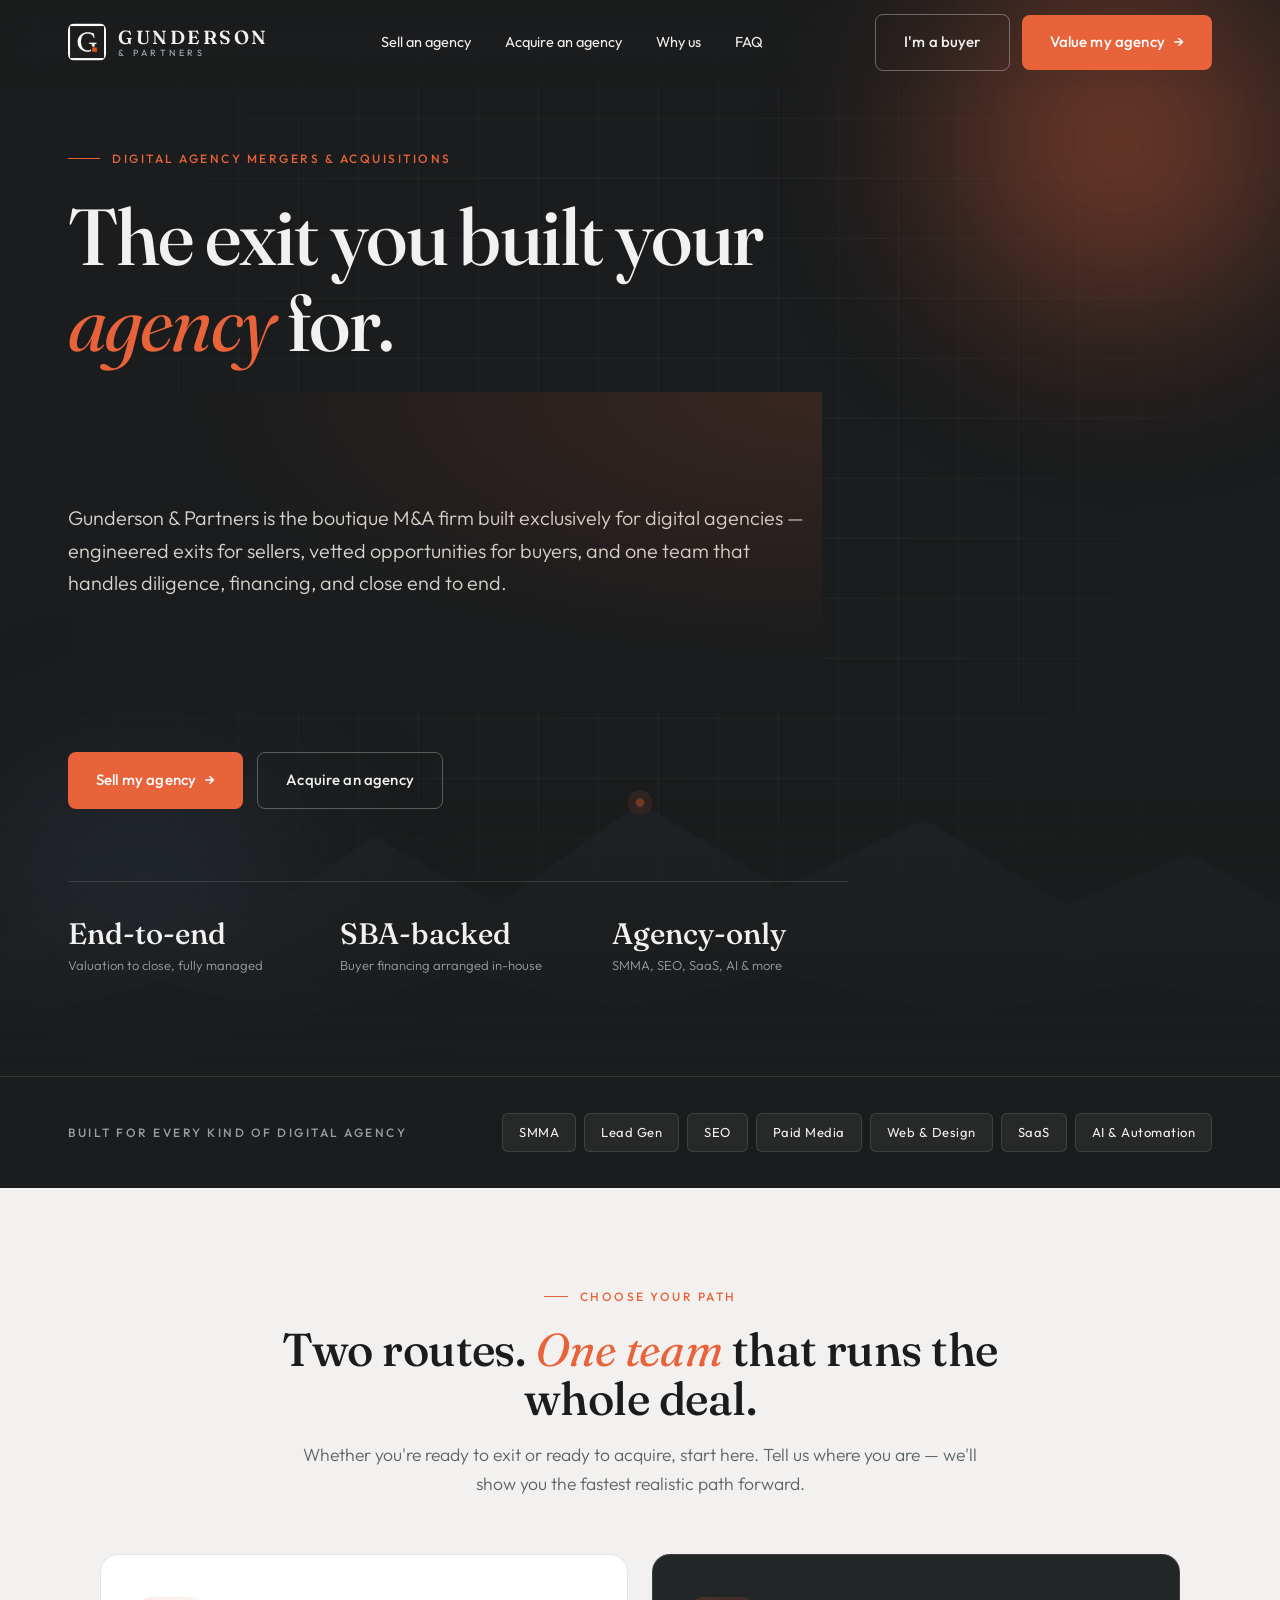
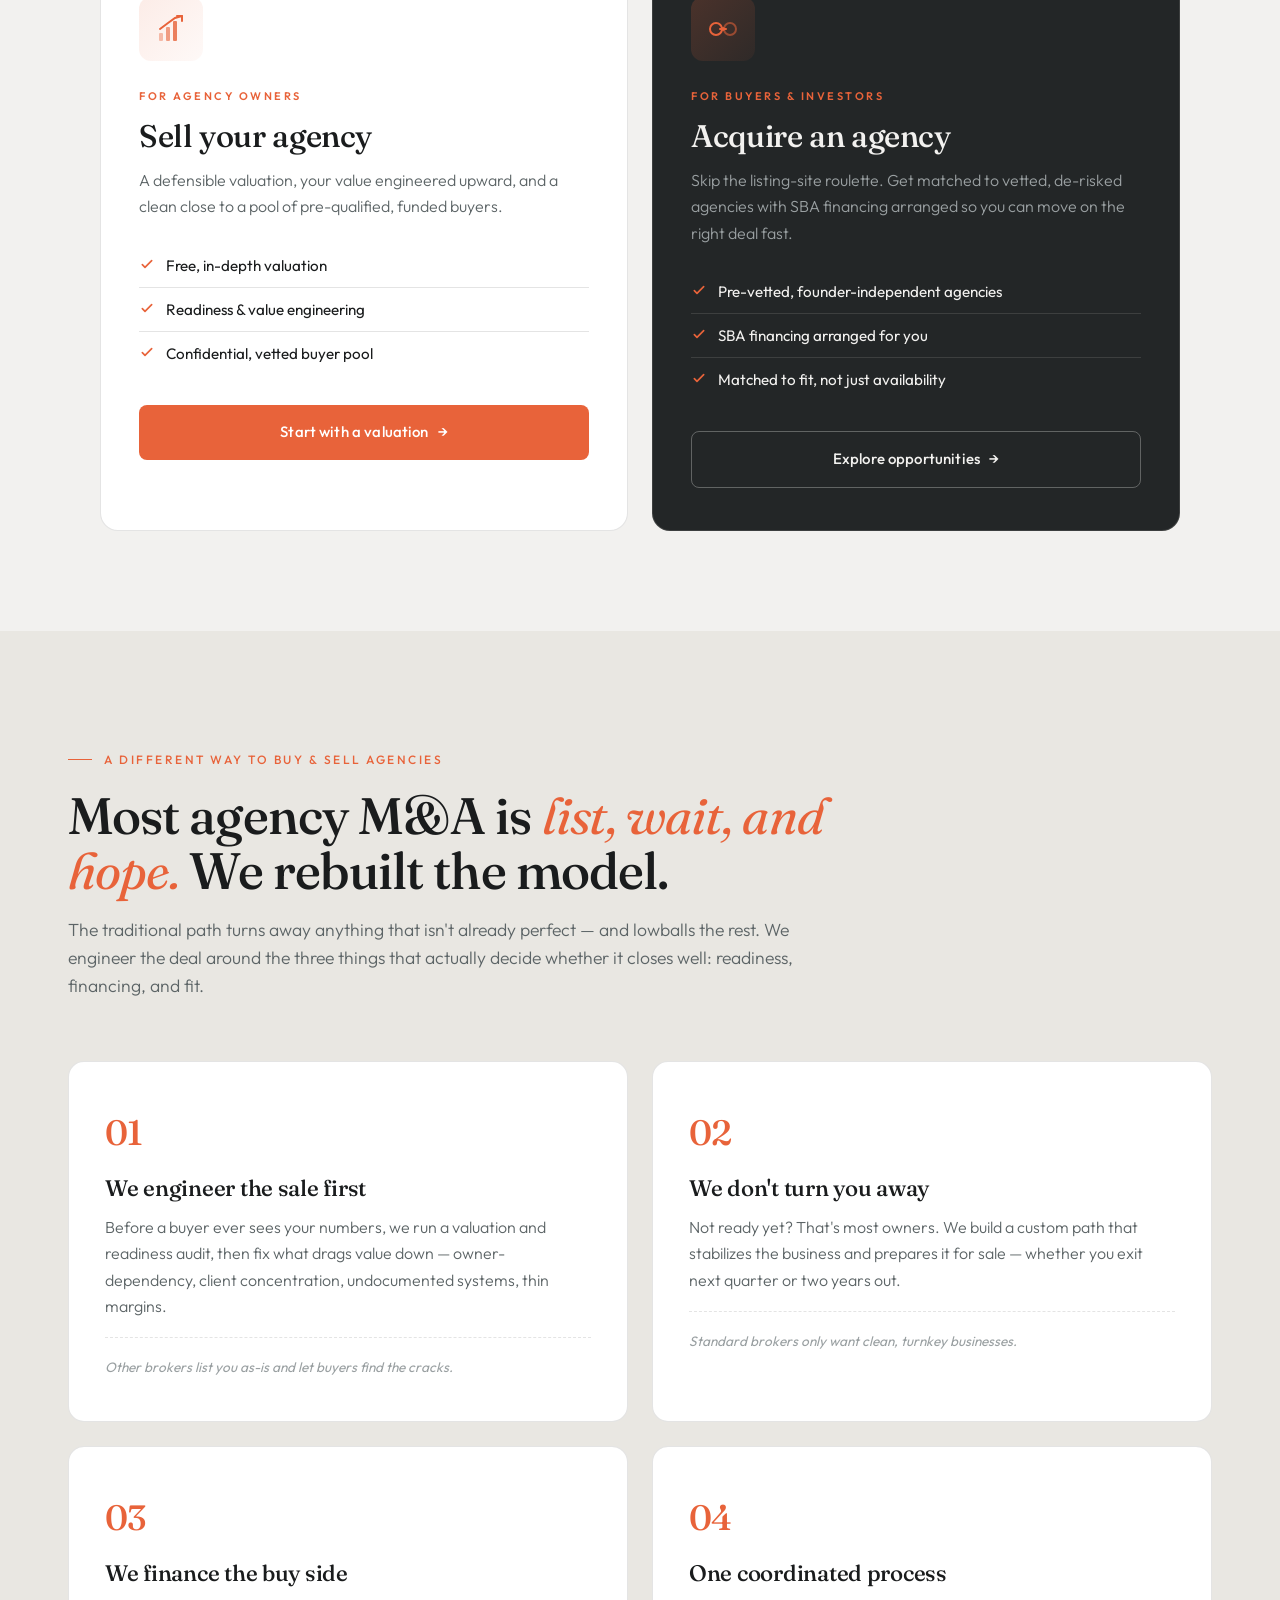
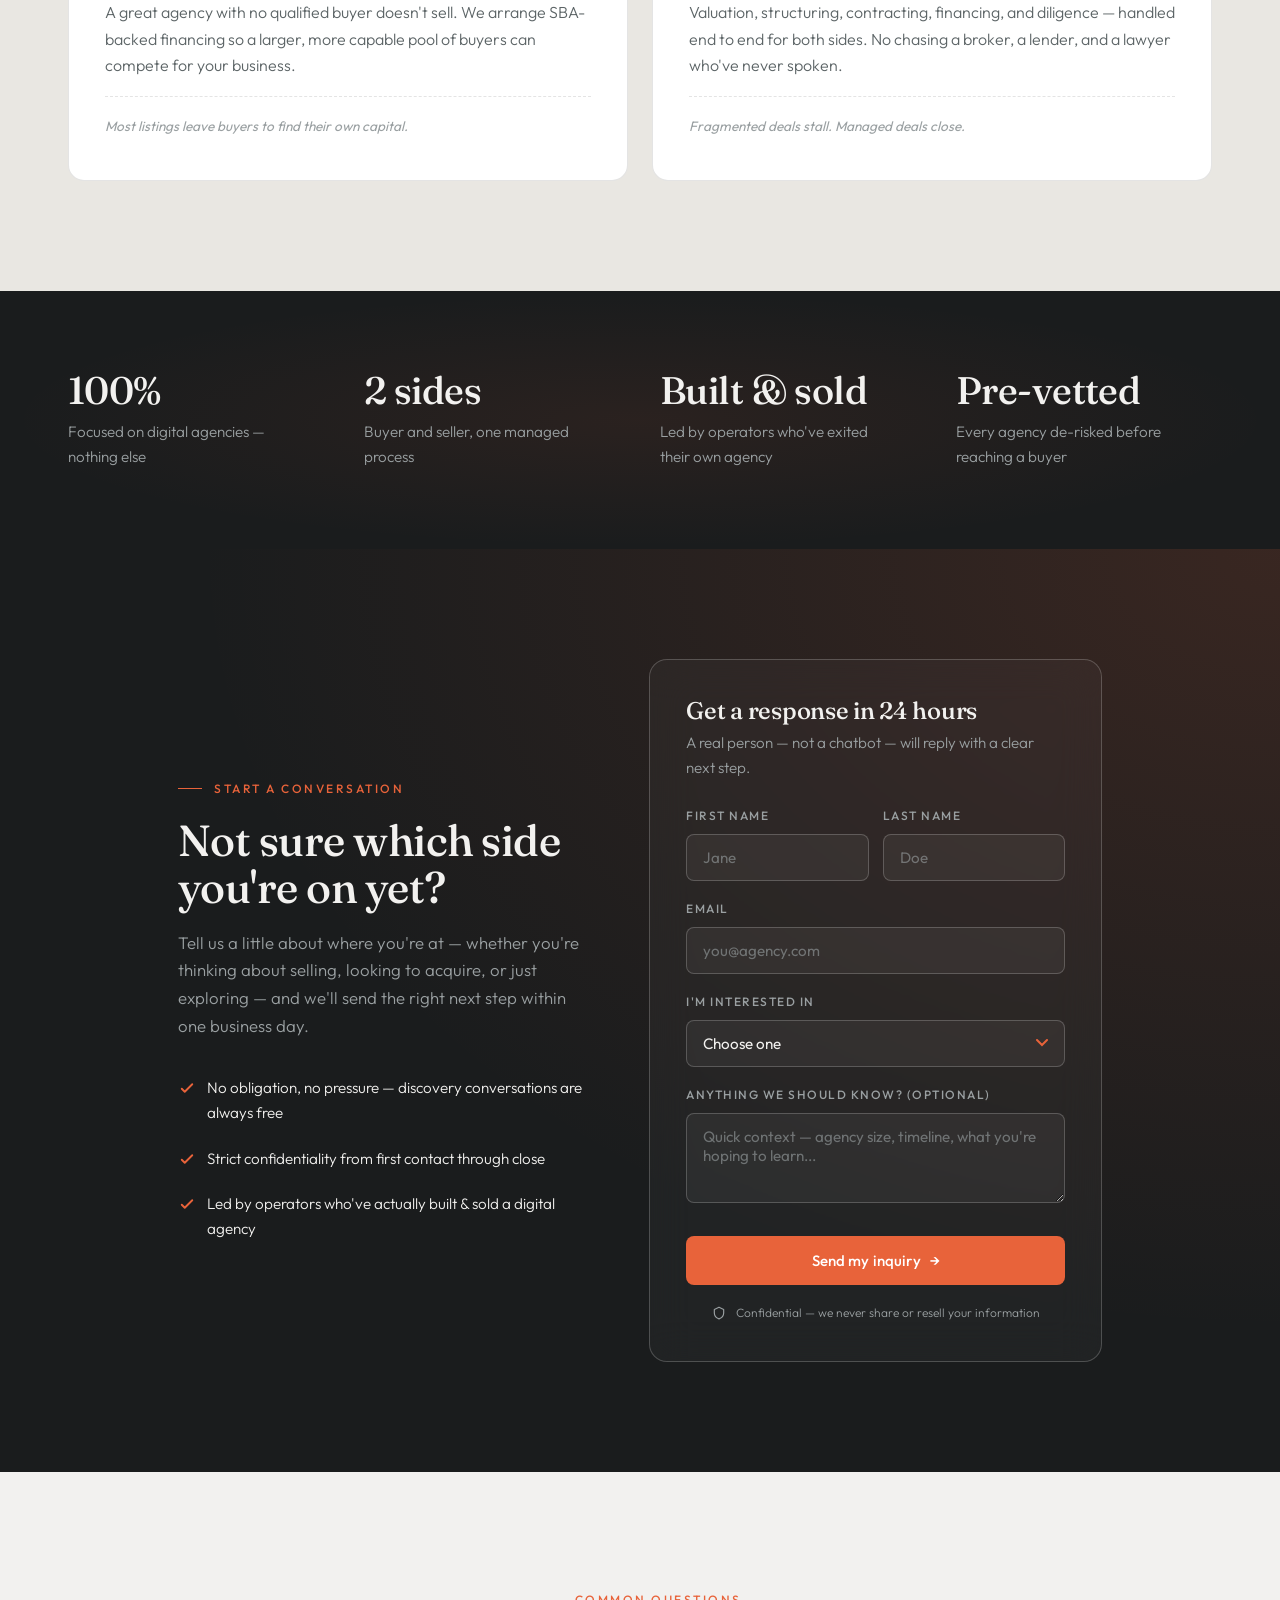
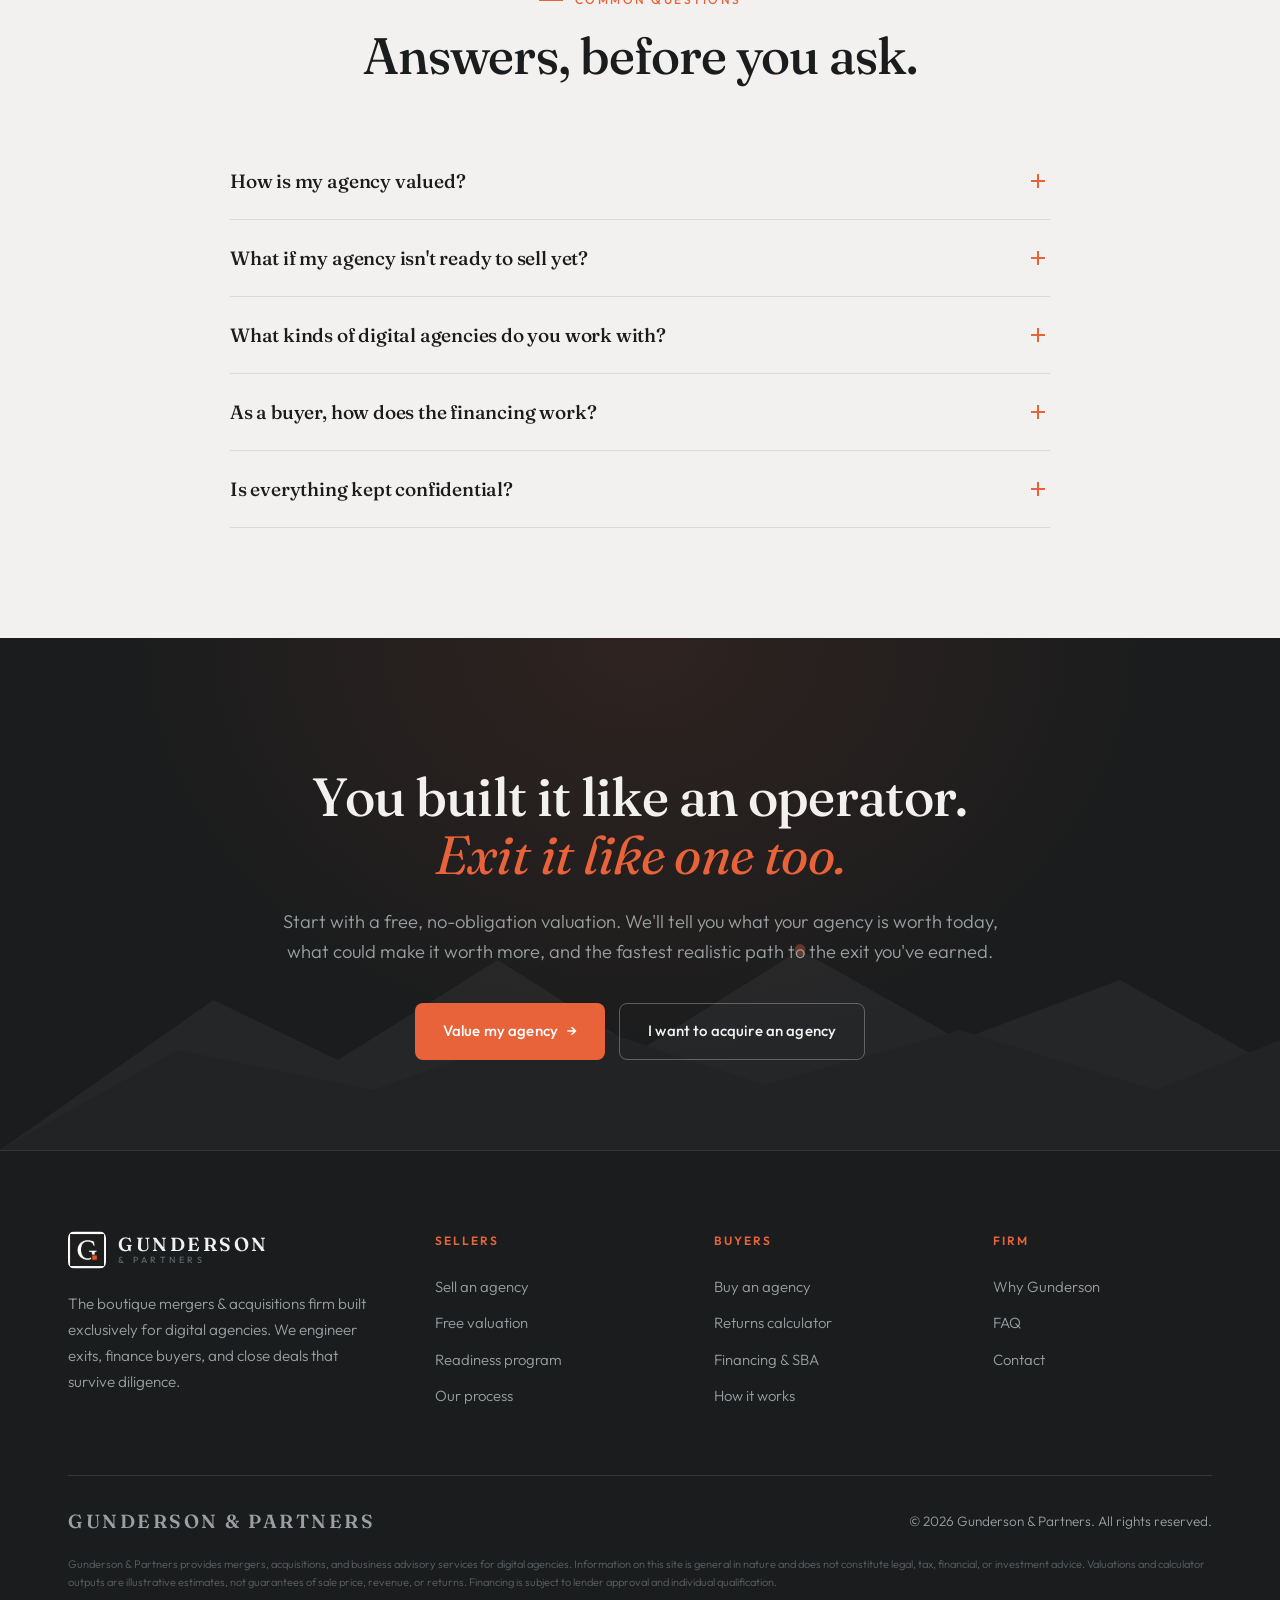
<file: index.html>
<!DOCTYPE html>
<html lang="en">
<head>
<meta charset="UTF-8">
<meta name="viewport" content="width=device-width, initial-scale=1.0">
<title>Gunderson &amp; Partners — Digital Agency Mergers &amp; Acquisitions</title>
<meta name="description" content="The boutique M&amp;A firm built exclusively for digital agencies. Engineered exits for sellers, vetted opportunities for buyers — financing and diligence handled end to end.">
<link rel="preconnect" href="https://fonts.googleapis.com">
<link rel="preconnect" href="https://fonts.gstatic.com" crossorigin>
<link href="https://fonts.googleapis.com/css2?family=Fraunces:opsz,wght@9..144,400;9..144,500;9..144,600&family=Outfit:wght@300;400;500;600&display=swap" rel="stylesheet">
<link rel="icon" type="image/png" href="img/logo-mark.png">
<link rel="stylesheet" href="styles.css">
</head>
<body>

<header id="header" class="on-dark">
  <nav class="nav">
    <a href="index.html" class="logo">
      <span class="logo-mark"><img src="img/logo-mark.png" alt="Gunderson &amp; Partners"></span>
      <span class="logo-txt"><span class="logo-name">GUNDERSON</span><span class="logo-sub">&amp; PARTNERS</span></span>
    </a>
    <div class="nav-links">
      <a href="sell.html" class="lk">Sell an agency</a>
      <a href="buy.html" class="lk">Acquire an agency</a>
      <a href="#why" class="lk">Why us</a>
      <a href="#faq" class="lk">FAQ</a>
    </div>
    <div class="nav-cta">
      <a href="buy.html" class="btn btn-outline">I'm a buyer</a>
      <a href="sell.html#calc" class="btn btn-ember">Value my agency <span class="ar">→</span></a>
    </div>
    <button class="burger" id="burger" aria-label="Menu"><span></span><span></span><span></span></button>
  </nav>
  <div class="mobile-menu" id="mobileMenu">
    <a href="sell.html">Sell an agency</a>
    <a href="buy.html">Acquire an agency</a>
    <a href="#why">Why us</a>
    <a href="#faq">FAQ</a>
    <a href="sell.html#calc" class="btn btn-ember">Value my agency →</a>
  </div>
</header>

<!-- ============ HERO ============ -->
<section class="hero" id="top">
  <div class="hero-canvas">
    <div class="hero-grid"></div>
    <div class="hero-orb a"></div>
    <div class="hero-orb b"></div>
  </div>
  <div class="hero-peaks" aria-hidden="true">
    <svg viewBox="0 0 1440 400" preserveAspectRatio="none" xmlns="http://www.w3.org/2000/svg">
      <!-- back range -->
      <path d="M0 400 L0 240 L160 160 L280 220 L420 120 L560 200 L720 80 L880 180 L1040 100 L1200 200 L1340 140 L1440 200 L1440 400 Z" fill="#2A2D2E" opacity=".55"/>
      <!-- mid range -->
      <path d="M0 400 L0 290 L120 220 L260 280 L420 200 L580 270 L740 180 L900 260 L1080 200 L1240 290 L1380 240 L1440 290 L1440 400 Z" fill="#222526" opacity=".75"/>
      <!-- front range -->
      <path d="M0 400 L0 340 L180 290 L340 330 L520 280 L700 320 L880 280 L1080 330 L1280 290 L1440 320 L1440 400 Z" fill="#1A1C1D"/>
      <!-- accent peak dot -->
      <circle cx="720" cy="80" r="5" fill="#E8633A">
        <animate attributeName="opacity" values="0.4;1;0.4" dur="3s" repeatCount="indefinite"/>
      </circle>
      <circle cx="720" cy="80" r="12" fill="#E8633A" opacity=".2">
        <animate attributeName="r" values="10;20;10" dur="3s" repeatCount="indefinite"/>
        <animate attributeName="opacity" values="0.3;0;0.3" dur="3s" repeatCount="indefinite"/>
      </circle>
    </svg>
  </div>
  <div class="wrap">
    <span class="eyebrow reveal">Digital Agency Mergers &amp; Acquisitions</span>
    <h1 class="reveal">The exit you built your <em>agency</em> for.</h1>
    <p class="lead reveal">Gunderson &amp; Partners is the boutique M&amp;A firm built exclusively for digital agencies — engineered exits for sellers, vetted opportunities for buyers, and one team that handles diligence, financing, and close end to end.</p>
    <div class="hero-ctas reveal">
      <a href="sell.html#calc" class="btn btn-ember">Sell my agency <span class="ar">→</span></a>
      <a href="buy.html" class="btn btn-ghost-light">Acquire an agency</a>
    </div>
    <div class="hero-stats stagger">
      <div class="hstat"><div class="n">End-to-end</div><div class="l">Valuation to close, fully managed</div></div>
      <div class="hstat"><div class="n">SBA-backed</div><div class="l">Buyer financing arranged in-house</div></div>
      <div class="hstat"><div class="n">Agency-only</div><div class="l">SMMA, SEO, SaaS, AI &amp; more</div></div>
    </div>
  </div>
</section>

<!-- ============ TRUST STRIP ============ -->
<div class="trust">
  <div class="wrap trust-inner">
    <span class="label">Built for every kind of digital agency</span>
    <div class="niches stagger">
      <span class="niche">SMMA</span>
      <span class="niche">Lead Gen</span>
      <span class="niche">SEO</span>
      <span class="niche">Paid Media</span>
      <span class="niche">Web &amp; Design</span>
      <span class="niche">SaaS</span>
      <span class="niche">AI &amp; Automation</span>
    </div>
  </div>
</div>

<!-- ============ DUAL PATH PICKER ============ -->
<section class="paths" id="paths">
  <div class="wrap">
    <div class="paths-head reveal">
      <span class="sec-eyebrow" style="margin-left:auto;margin-right:auto">Choose your path</span>
      <h2>Two routes. <em>One team</em> that runs the whole deal.</h2>
      <p class="sub">Whether you're ready to exit or ready to acquire, start here. Tell us where you are — we'll show you the fastest realistic path forward.</p>
    </div>
    <div class="path-cards">

      <!-- SELLER -->
      <div class="path-card reveal-l">
        <div class="path-icon">
          <svg width="32" height="32" viewBox="0 0 32 32" fill="none">
            <!-- ascending bar chart with arrow -->
            <rect x="4" y="20" width="4" height="8" rx="1" fill="#E8633A" opacity=".4"/>
            <rect x="11" y="14" width="4" height="14" rx="1" fill="#E8633A" opacity=".6"/>
            <rect x="18" y="8" width="4" height="20" rx="1" fill="#E8633A" opacity=".8"/>
            <path d="M5 16 L13 10 L20 5 L27 3" stroke="#E8633A" stroke-width="2" stroke-linecap="round" fill="none"/>
            <path d="M22 3 L27 3 L27 8" stroke="#E8633A" stroke-width="2" stroke-linecap="round" stroke-linejoin="round" fill="none"/>
          </svg>
        </div>
        <div class="path-tag">For Agency Owners</div>
        <h3>Sell your agency</h3>
        <p>A defensible valuation, your value engineered upward, and a clean close to a pool of pre-qualified, funded buyers.</p>
        <ul class="path-list">
          <li><svg width="16" height="16" viewBox="0 0 24 24" fill="none"><path d="M5 13l4 4L19 7" stroke="#E8633A" stroke-width="2.5" stroke-linecap="round" stroke-linejoin="round"/></svg>Free, in-depth valuation</li>
          <li><svg width="16" height="16" viewBox="0 0 24 24" fill="none"><path d="M5 13l4 4L19 7" stroke="#E8633A" stroke-width="2.5" stroke-linecap="round" stroke-linejoin="round"/></svg>Readiness &amp; value engineering</li>
          <li><svg width="16" height="16" viewBox="0 0 24 24" fill="none"><path d="M5 13l4 4L19 7" stroke="#E8633A" stroke-width="2.5" stroke-linecap="round" stroke-linejoin="round"/></svg>Confidential, vetted buyer pool</li>
        </ul>
        <a href="sell.html#calc" class="btn btn-ember">Start with a valuation <span class="ar">→</span></a>
      </div>

      <!-- BUYER -->
      <div class="path-card dark reveal-r">
        <div class="path-icon">
          <svg width="32" height="32" viewBox="0 0 32 32" fill="none">
            <!-- handshake / connection -->
            <circle cx="9" cy="16" r="6" stroke="#E8633A" stroke-width="2" fill="none"/>
            <circle cx="23" cy="16" r="6" stroke="#E8633A" stroke-width="2" fill="none" opacity=".55"/>
            <path d="M13 16 L19 16" stroke="#E8633A" stroke-width="2" stroke-linecap="round"/>
            <circle cx="16" cy="16" r="2" fill="#E8633A"/>
          </svg>
        </div>
        <div class="path-tag">For Buyers &amp; Investors</div>
        <h3>Acquire an agency</h3>
        <p>Skip the listing-site roulette. Get matched to vetted, de-risked agencies with SBA financing arranged so you can move on the right deal fast.</p>
        <ul class="path-list">
          <li><svg width="16" height="16" viewBox="0 0 24 24" fill="none"><path d="M5 13l4 4L19 7" stroke="#E8633A" stroke-width="2.5" stroke-linecap="round" stroke-linejoin="round"/></svg>Pre-vetted, founder-independent agencies</li>
          <li><svg width="16" height="16" viewBox="0 0 24 24" fill="none"><path d="M5 13l4 4L19 7" stroke="#E8633A" stroke-width="2.5" stroke-linecap="round" stroke-linejoin="round"/></svg>SBA financing arranged for you</li>
          <li><svg width="16" height="16" viewBox="0 0 24 24" fill="none"><path d="M5 13l4 4L19 7" stroke="#E8633A" stroke-width="2.5" stroke-linecap="round" stroke-linejoin="round"/></svg>Matched to fit, not just availability</li>
        </ul>
        <a href="buy.html" class="btn btn-ghost-light">Explore opportunities <span class="ar">→</span></a>
      </div>

    </div>
  </div>
</section>

<!-- ============ WHY GUNDERSON ============ -->
<section class="sec alt" id="why">
  <div class="wrap">
    <div class="sec-head reveal">
      <span class="sec-eyebrow">A different way to buy &amp; sell agencies</span>
      <h2>Most agency M&amp;A is <em>list, wait, and hope.</em> We rebuilt the model.</h2>
      <p class="sub">The traditional path turns away anything that isn't already perfect — and lowballs the rest. We engineer the deal around the three things that actually decide whether it closes well: readiness, financing, and fit.</p>
    </div>
    <div class="diff-grid stagger">
      <div class="diff-card">
        <div class="diff-num">01</div>
        <h3>We engineer the sale first</h3>
        <p>Before a buyer ever sees your numbers, we run a valuation and readiness audit, then fix what drags value down — owner-dependency, client concentration, undocumented systems, thin margins.</p>
        <span class="old">Other brokers list you as-is and let buyers find the cracks.</span>
      </div>
      <div class="diff-card">
        <div class="diff-num">02</div>
        <h3>We don't turn you away</h3>
        <p>Not ready yet? That's most owners. We build a custom path that stabilizes the business and prepares it for sale — whether you exit next quarter or two years out.</p>
        <span class="old">Standard brokers only want clean, turnkey businesses.</span>
      </div>
      <div class="diff-card">
        <div class="diff-num">03</div>
        <h3>We finance the buy side</h3>
        <p>A great agency with no qualified buyer doesn't sell. We arrange SBA-backed financing so a larger, more capable pool of buyers can compete for your business.</p>
        <span class="old">Most listings leave buyers to find their own capital.</span>
      </div>
      <div class="diff-card">
        <div class="diff-num">04</div>
        <h3>One coordinated process</h3>
        <p>Valuation, structuring, contracting, financing, and diligence — handled end to end for both sides. No chasing a broker, a lender, and a lawyer who've never spoken.</p>
        <span class="old">Fragmented deals stall. Managed deals close.</span>
      </div>
    </div>
  </div>
</section>

<!-- ============ STAT BAND ============ -->
<section class="band">
  <div class="wrap">
    <div class="band-grid stagger">
      <div><div class="n">100%</div><div class="l">Focused on digital agencies — nothing else</div></div>
      <div><div class="n">2 sides</div><div class="l">Buyer and seller, one managed process</div></div>
      <div><div class="n">Built &amp; sold</div><div class="l">Led by operators who've exited their own agency</div></div>
      <div><div class="n">Pre-vetted</div><div class="l">Every agency de-risked before reaching a buyer</div></div>
    </div>
  </div>
</section>

<!-- ============ LEAD CAPTURE — QUICK CONTACT ============ -->
<section class="lead" id="contact">
  <div class="wrap lead-wrap">
    <div class="lead-grid">
      <div class="lead-copy reveal-l">
        <span class="sec-eyebrow">Start a conversation</span>
        <h2>Not sure which side you're on yet?</h2>
        <p>Tell us a little about where you're at — whether you're thinking about selling, looking to acquire, or just exploring — and we'll send the right next step within one business day.</p>
        <ul class="lead-bullets">
          <li>
            <svg width="18" height="18" viewBox="0 0 24 24" fill="none"><path d="M5 13l4 4L19 7" stroke="#E8633A" stroke-width="2.5" stroke-linecap="round" stroke-linejoin="round"/></svg>
            <span>No obligation, no pressure — discovery conversations are always free</span>
          </li>
          <li>
            <svg width="18" height="18" viewBox="0 0 24 24" fill="none"><path d="M5 13l4 4L19 7" stroke="#E8633A" stroke-width="2.5" stroke-linecap="round" stroke-linejoin="round"/></svg>
            <span>Strict confidentiality from first contact through close</span>
          </li>
          <li>
            <svg width="18" height="18" viewBox="0 0 24 24" fill="none"><path d="M5 13l4 4L19 7" stroke="#E8633A" stroke-width="2.5" stroke-linecap="round" stroke-linejoin="round"/></svg>
            <span>Led by operators who've actually built &amp; sold a digital agency</span>
          </li>
        </ul>
      </div>

      <form class="lead-form lead-form-el reveal-r" data-form="general">
        <div class="form-fields">
          <h3>Get a response in 24 hours</h3>
          <p class="sub">A real person — not a chatbot — will reply with a clear next step.</p>

          <div class="form-row split">
            <div>
              <label>First name</label>
              <input type="text" name="first_name" placeholder="Jane" required>
            </div>
            <div>
              <label>Last name</label>
              <input type="text" name="last_name" placeholder="Doe" required>
            </div>
          </div>

          <div class="form-row">
            <label>Email</label>
            <input type="email" name="email" placeholder="you@agency.com" required>
          </div>

          <div class="form-row">
            <label>I'm interested in</label>
            <select name="interest" required>
              <option value="">Choose one</option>
              <option value="sell">Selling my agency</option>
              <option value="buy">Acquiring an agency</option>
              <option value="both">Both / exploring</option>
              <option value="other">Something else</option>
            </select>
          </div>

          <div class="form-row">
            <label>Anything we should know? (optional)</label>
            <textarea name="message" placeholder="Quick context — agency size, timeline, what you're hoping to learn..."></textarea>
          </div>

          <button type="submit" class="btn btn-ember form-submit">Send my inquiry <span class="ar">→</span></button>

          <div class="form-trust">
            <svg width="14" height="14" viewBox="0 0 24 24" fill="none"><path d="M12 2L4 6v6c0 4.5 3.5 8.5 8 10 4.5-1.5 8-5.5 8-10V6l-8-4z" stroke="#9AA0A2" stroke-width="2" stroke-linejoin="round"/></svg>
            Confidential — we never share or resell your information
          </div>
        </div>

        <div class="success-msg">
          <div class="success-icon">
            <svg width="32" height="32" viewBox="0 0 24 24" fill="none"><path d="M5 13l4 4L19 7" stroke="#E8633A" stroke-width="3" stroke-linecap="round" stroke-linejoin="round"/></svg>
          </div>
          <h4>Got it. We'll be in touch.</h4>
          <p>A real person will reply within one business day with a clear next step.</p>
        </div>
      </form>
    </div>
  </div>
</section>

<!-- ============ FAQ ============ -->
<section class="sec" id="faq">
  <div class="wrap">
    <div class="sec-head center reveal">
      <span class="sec-eyebrow">Common questions</span>
      <h2>Answers, before you ask.</h2>
    </div>
    <div class="faq-wrap stagger">
      <div class="faq-item"><button class="faq-q">How is my agency valued? <span class="faq-icon"></span></button><div class="faq-a"><div class="faq-a-inner">Valuation starts with your trailing profit, then adjusts for the factors buyers actually price: recurring vs. project revenue, client concentration, owner-dependency, margin health, and the strength of your systems and team. We give you an honest, defensible number — and a clear picture of what's holding it back.</div></div></div>
      <div class="faq-item"><button class="faq-q">What if my agency isn't ready to sell yet? <span class="faq-icon"></span></button><div class="faq-a"><div class="faq-a-inner">That describes most owners — and it's exactly who we built for. Rather than turning you away, we create a customized readiness program that stabilizes the business, documents systems, reduces founder-dependency, and engineers your valuation upward, whether you exit next quarter or in two years.</div></div></div>
      <div class="faq-item"><button class="faq-q">What kinds of digital agencies do you work with? <span class="faq-icon"></span></button><div class="faq-a"><div class="faq-a-inner">The full digital agency space — SMMA, lead generation, SEO, paid media, web and design, SaaS, and AI &amp; automation. Our deal structuring is built around how your business actually makes money: recurring revenue, fulfillment systems, client concentration, and platform risk.</div></div></div>
      <div class="faq-item"><button class="faq-q">As a buyer, how does the financing work? <span class="faq-icon"></span></button><div class="faq-a"><div class="faq-a-inner">We work with trusted SBA lenders to get qualified buyers funded quickly with flexible terms, and structure each deal around your finances, credit profile, and goals — all-cash, seller financing, or a blended arrangement. Good financing also lets you reach for a stronger business than you could buy outright.</div></div></div>
      <div class="faq-item"><button class="faq-q">Is everything kept confidential? <span class="faq-icon"></span></button><div class="faq-a"><div class="faq-a-inner">Yes. Your financials, client relationships, and the fact that you're exploring a sale are handled with strict confidentiality, and your business is only ever presented to qualified, vetted buyers under appropriate protections.</div></div></div>
    </div>
  </div>
</section>

<!-- ============ FINAL CTA ============ -->
<section class="final">
  <svg class="final-mtn" viewBox="0 0 1440 240" preserveAspectRatio="none" aria-hidden="true">
    <path d="M0 240 L240 90 L380 150 L560 50 L720 140 L900 40 L1080 130 L1260 70 L1440 160 L1440 240 Z" fill="#2E3133"/>
    <path d="M0 240 L200 140 L420 180 L640 110 L860 175 L1080 120 L1300 180 L1440 130 L1440 240 Z" fill="#282B2C"/>
    <circle cx="900" cy="40" r="6" fill="#E8633A">
      <animate attributeName="opacity" values="0.5;1;0.5" dur="3s" repeatCount="indefinite"/>
    </circle>
  </svg>
  <div class="wrap">
    <h2 class="reveal">You built it like an operator. <em>Exit it like one too.</em></h2>
    <p class="reveal">Start with a free, no-obligation valuation. We'll tell you what your agency is worth today, what could make it worth more, and the fastest realistic path to the exit you've earned.</p>
    <div class="final-ctas reveal">
      <a href="sell.html#calc" class="btn btn-ember">Value my agency <span class="ar">→</span></a>
      <a href="buy.html" class="btn btn-ghost-light">I want to acquire an agency</a>
    </div>
  </div>
</section>

<!-- ============ FOOTER ============ -->
<footer>
  <div class="wrap">
    <div class="foot-grid">
      <div class="foot-about">
        <a href="index.html" class="logo">
          <span class="logo-mark"><img src="img/logo-mark.png" alt="Gunderson &amp; Partners"></span>
          <span class="logo-txt"><span class="logo-name" style="color:#F2F1EF">GUNDERSON</span><span class="logo-sub">&amp; PARTNERS</span></span>
        </a>
        <p>The boutique mergers &amp; acquisitions firm built exclusively for digital agencies. We engineer exits, finance buyers, and close deals that survive diligence.</p>
      </div>
      <div class="foot-col"><h5>Sellers</h5><a href="sell.html">Sell an agency</a><a href="sell.html#calc">Free valuation</a><a href="sell.html#readiness">Readiness program</a><a href="sell.html#process">Our process</a></div>
      <div class="foot-col"><h5>Buyers</h5><a href="buy.html">Buy an agency</a><a href="buy.html#calc">Returns calculator</a><a href="buy.html#financing">Financing &amp; SBA</a><a href="buy.html#process">How it works</a></div>
      <div class="foot-col"><h5>Firm</h5><a href="#why">Why Gunderson</a><a href="#faq">FAQ</a><a href="#contact">Contact</a></div>
    </div>
    <div class="foot-bottom">
      <span class="logo-name">GUNDERSON &amp; PARTNERS</span>
      <span>© 2026 Gunderson &amp; Partners. All rights reserved.</span>
    </div>
    <p class="disclaimer">Gunderson &amp; Partners provides mergers, acquisitions, and business advisory services for digital agencies. Information on this site is general in nature and does not constitute legal, tax, financial, or investment advice. Valuations and calculator outputs are illustrative estimates, not guarantees of sale price, revenue, or returns. Financing is subject to lender approval and individual qualification.</p>
  </div>
</footer>

<script src="app.js"></script>
</body>
</html>
</file>
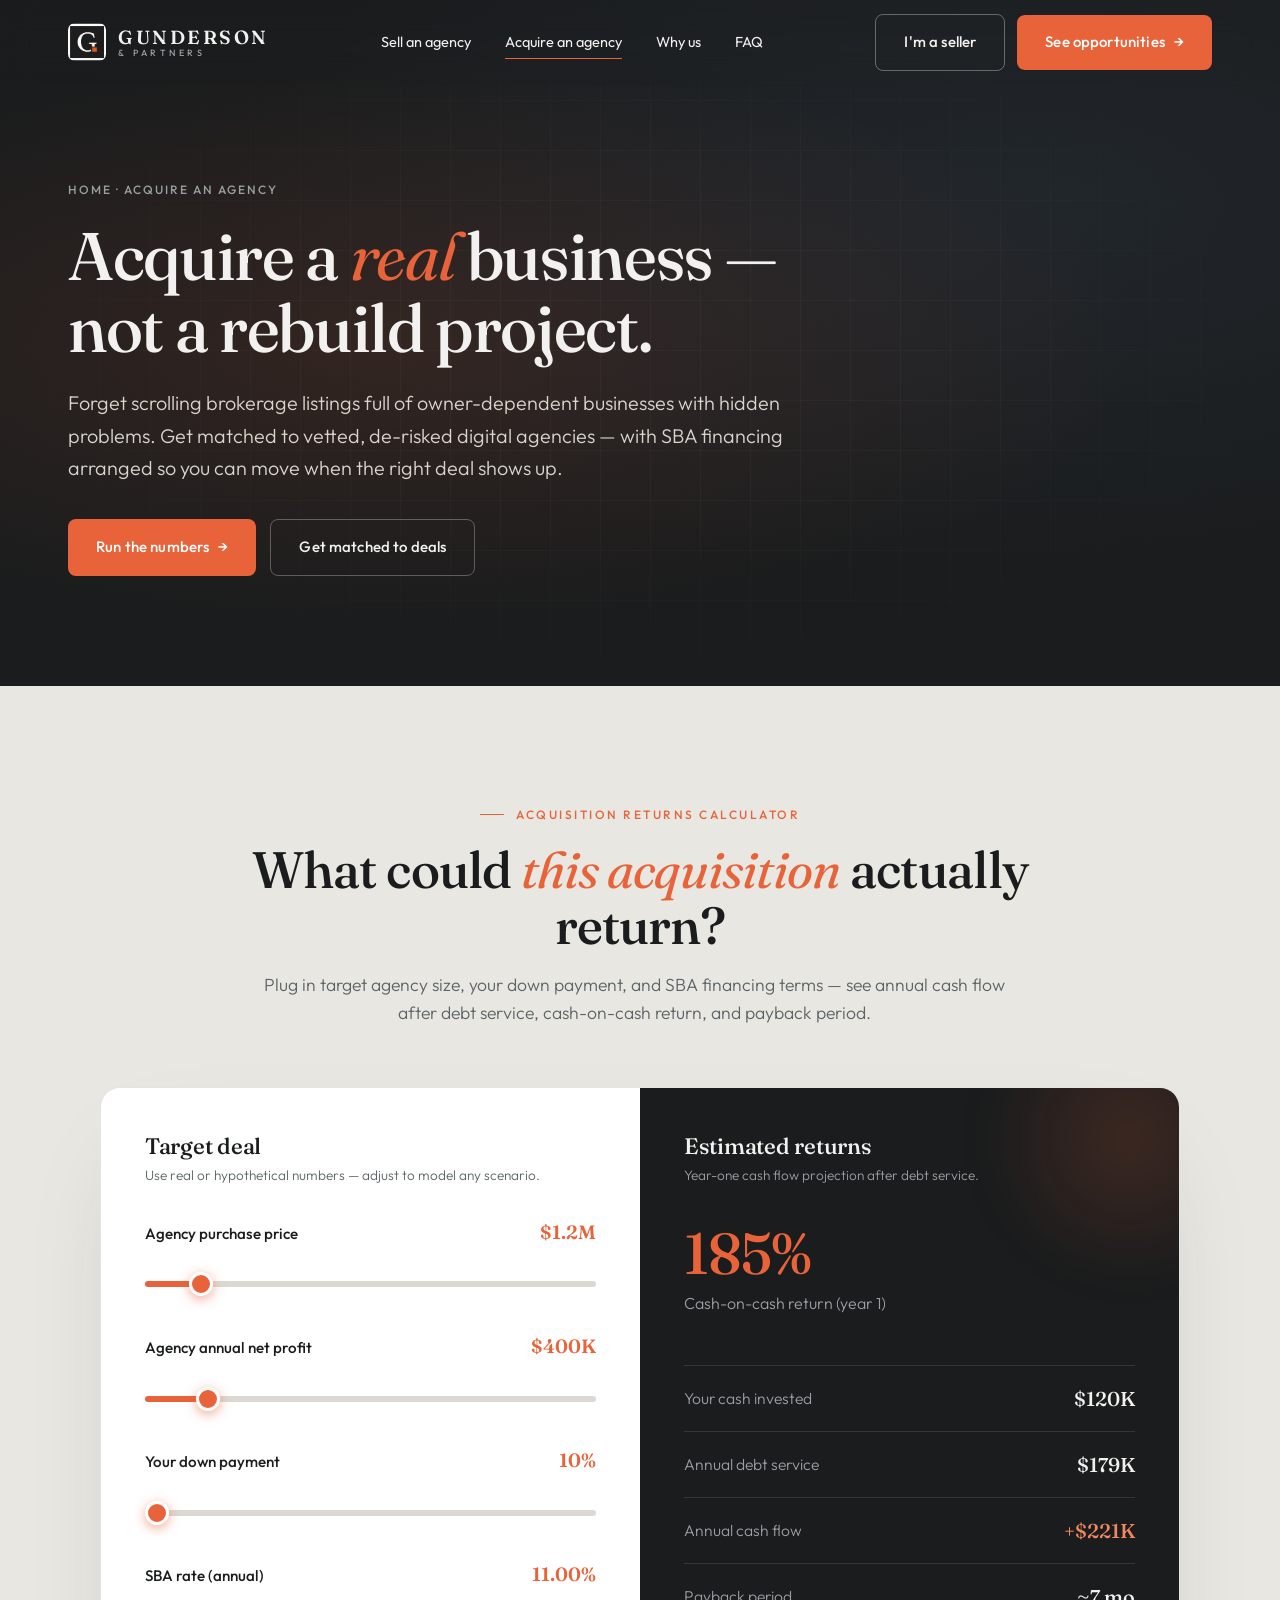
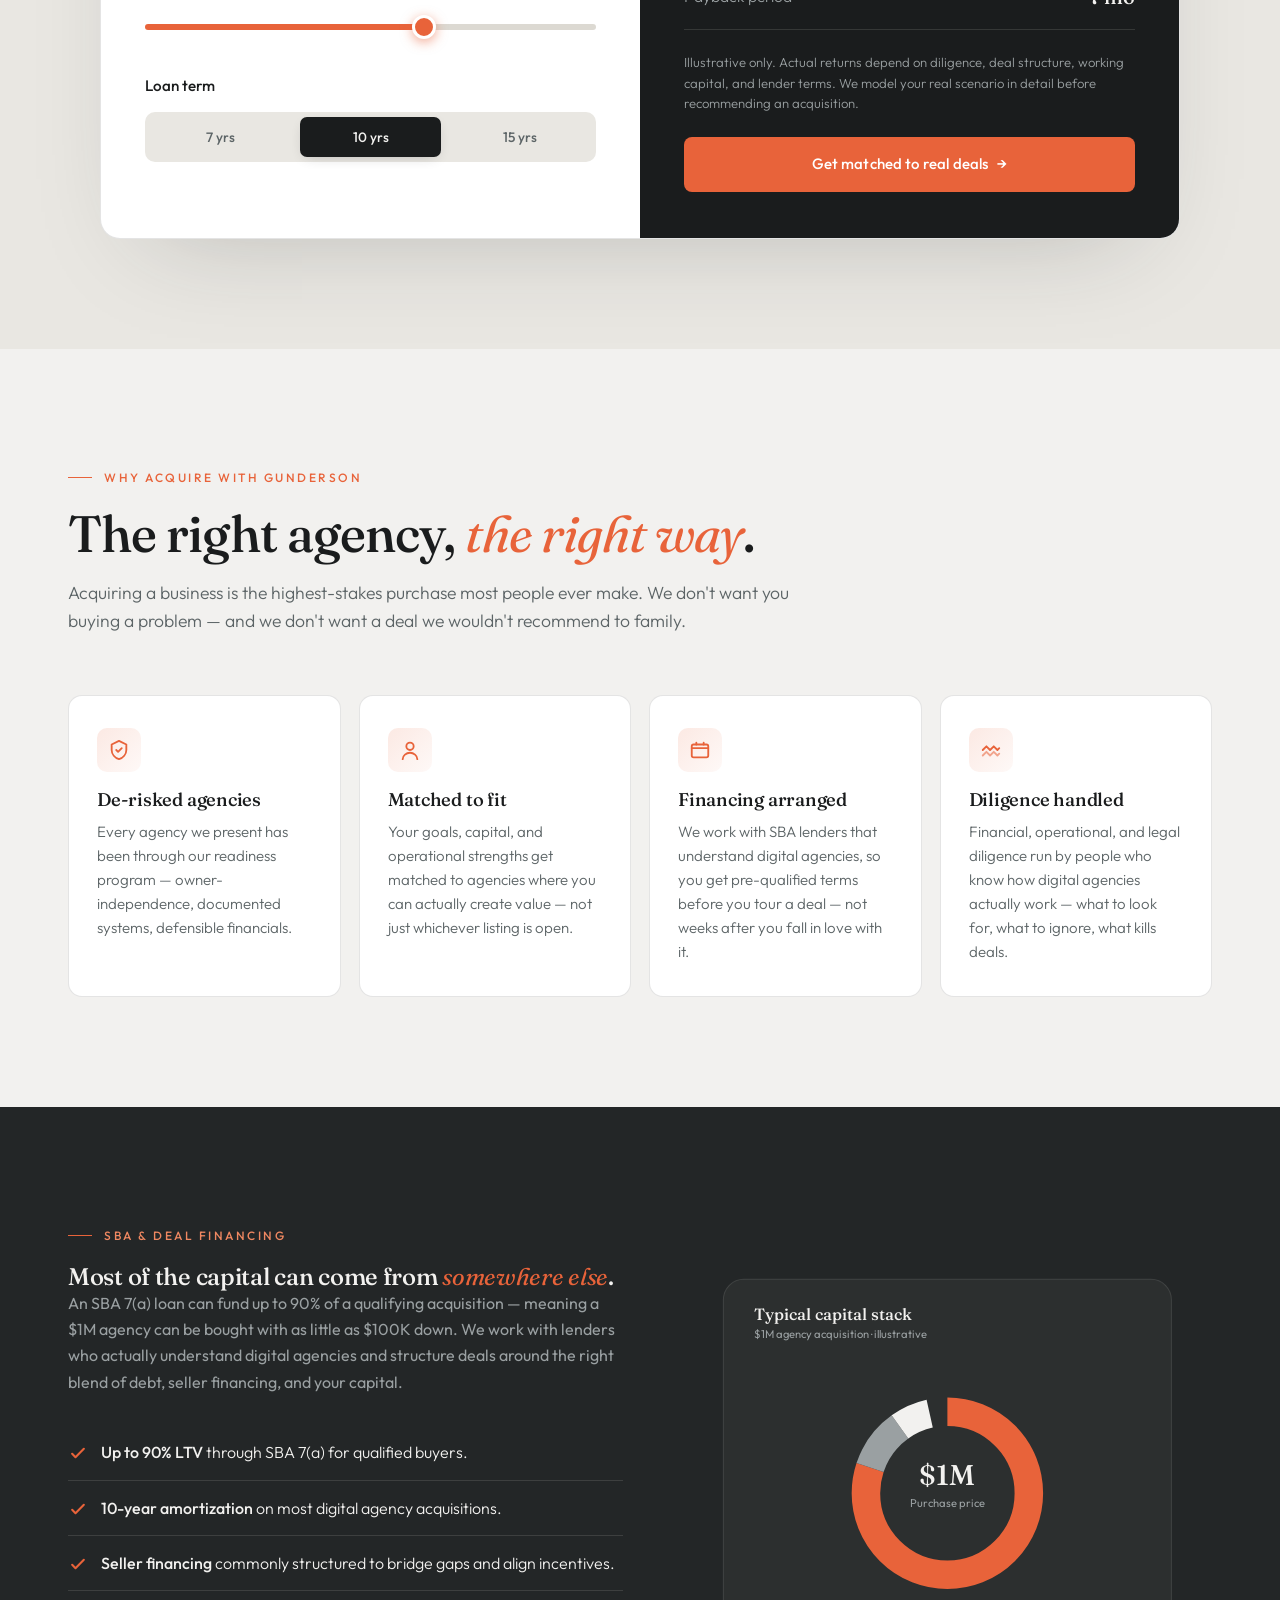
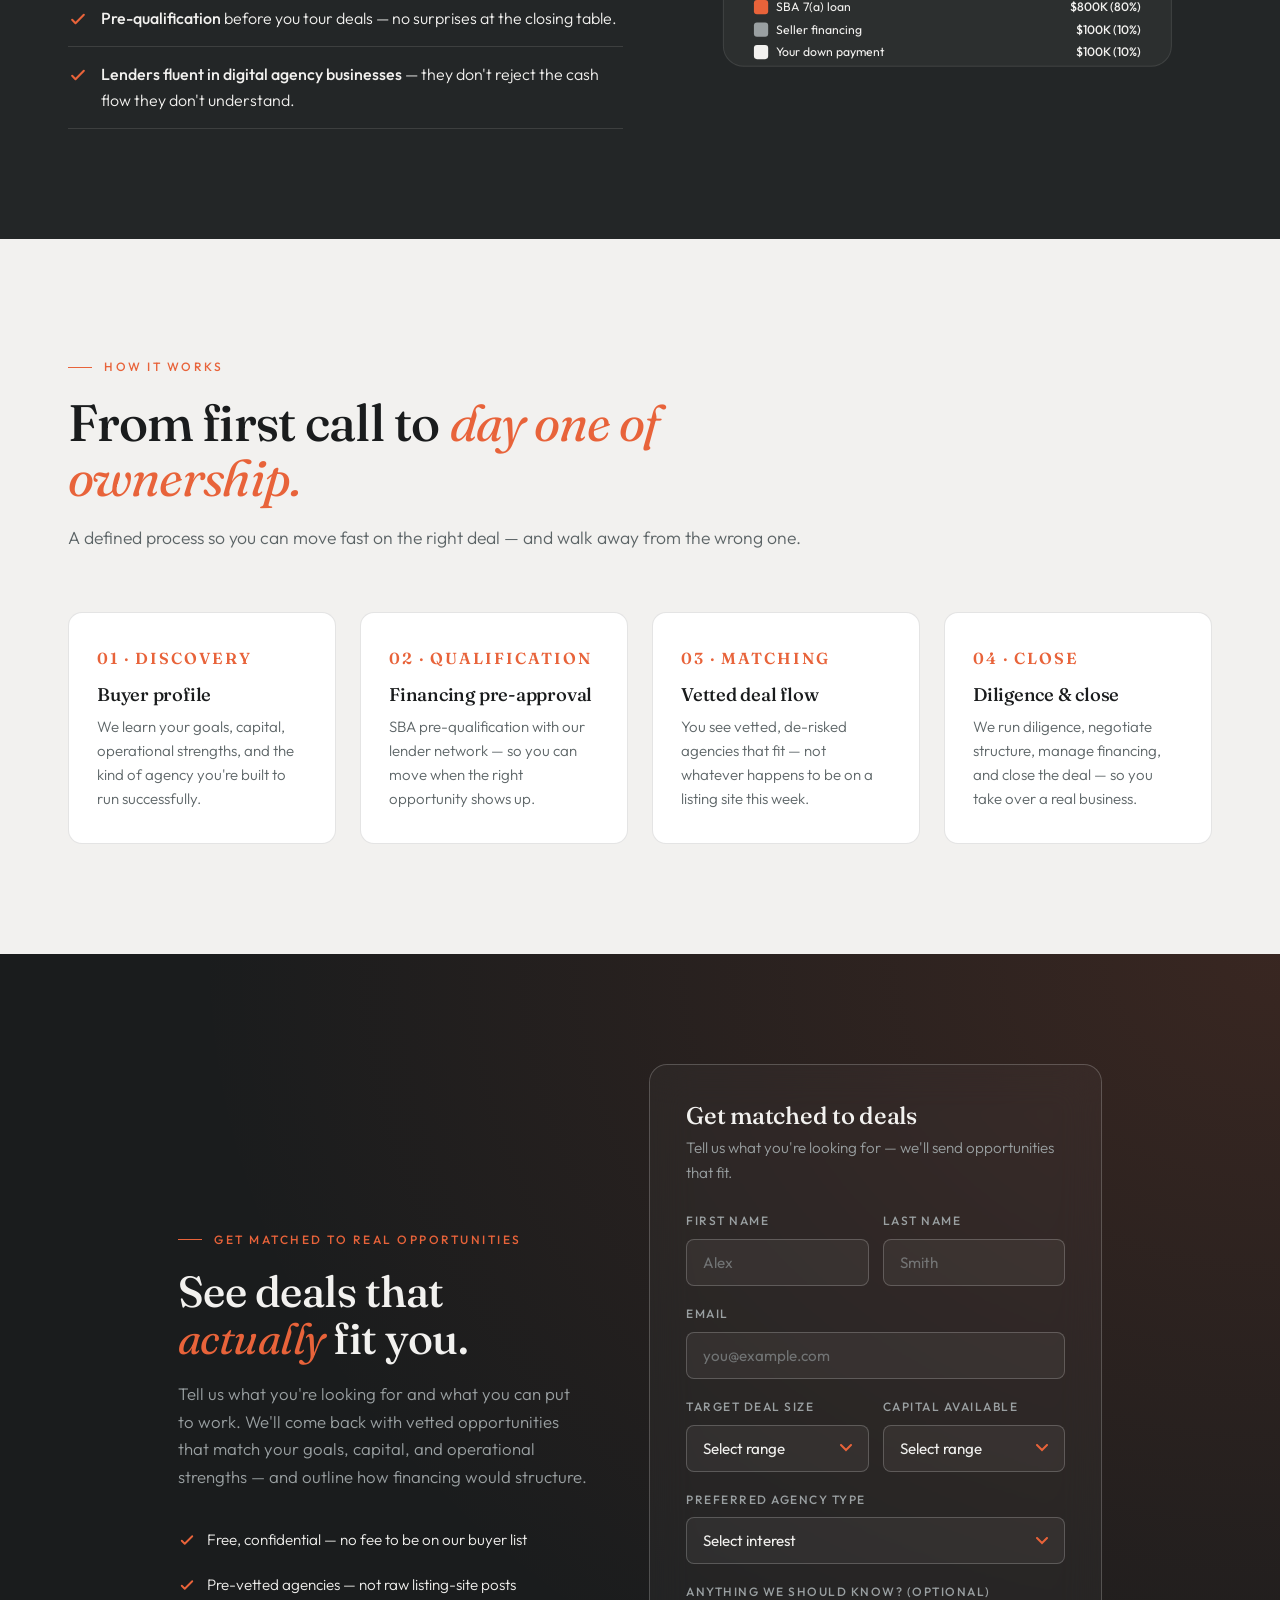
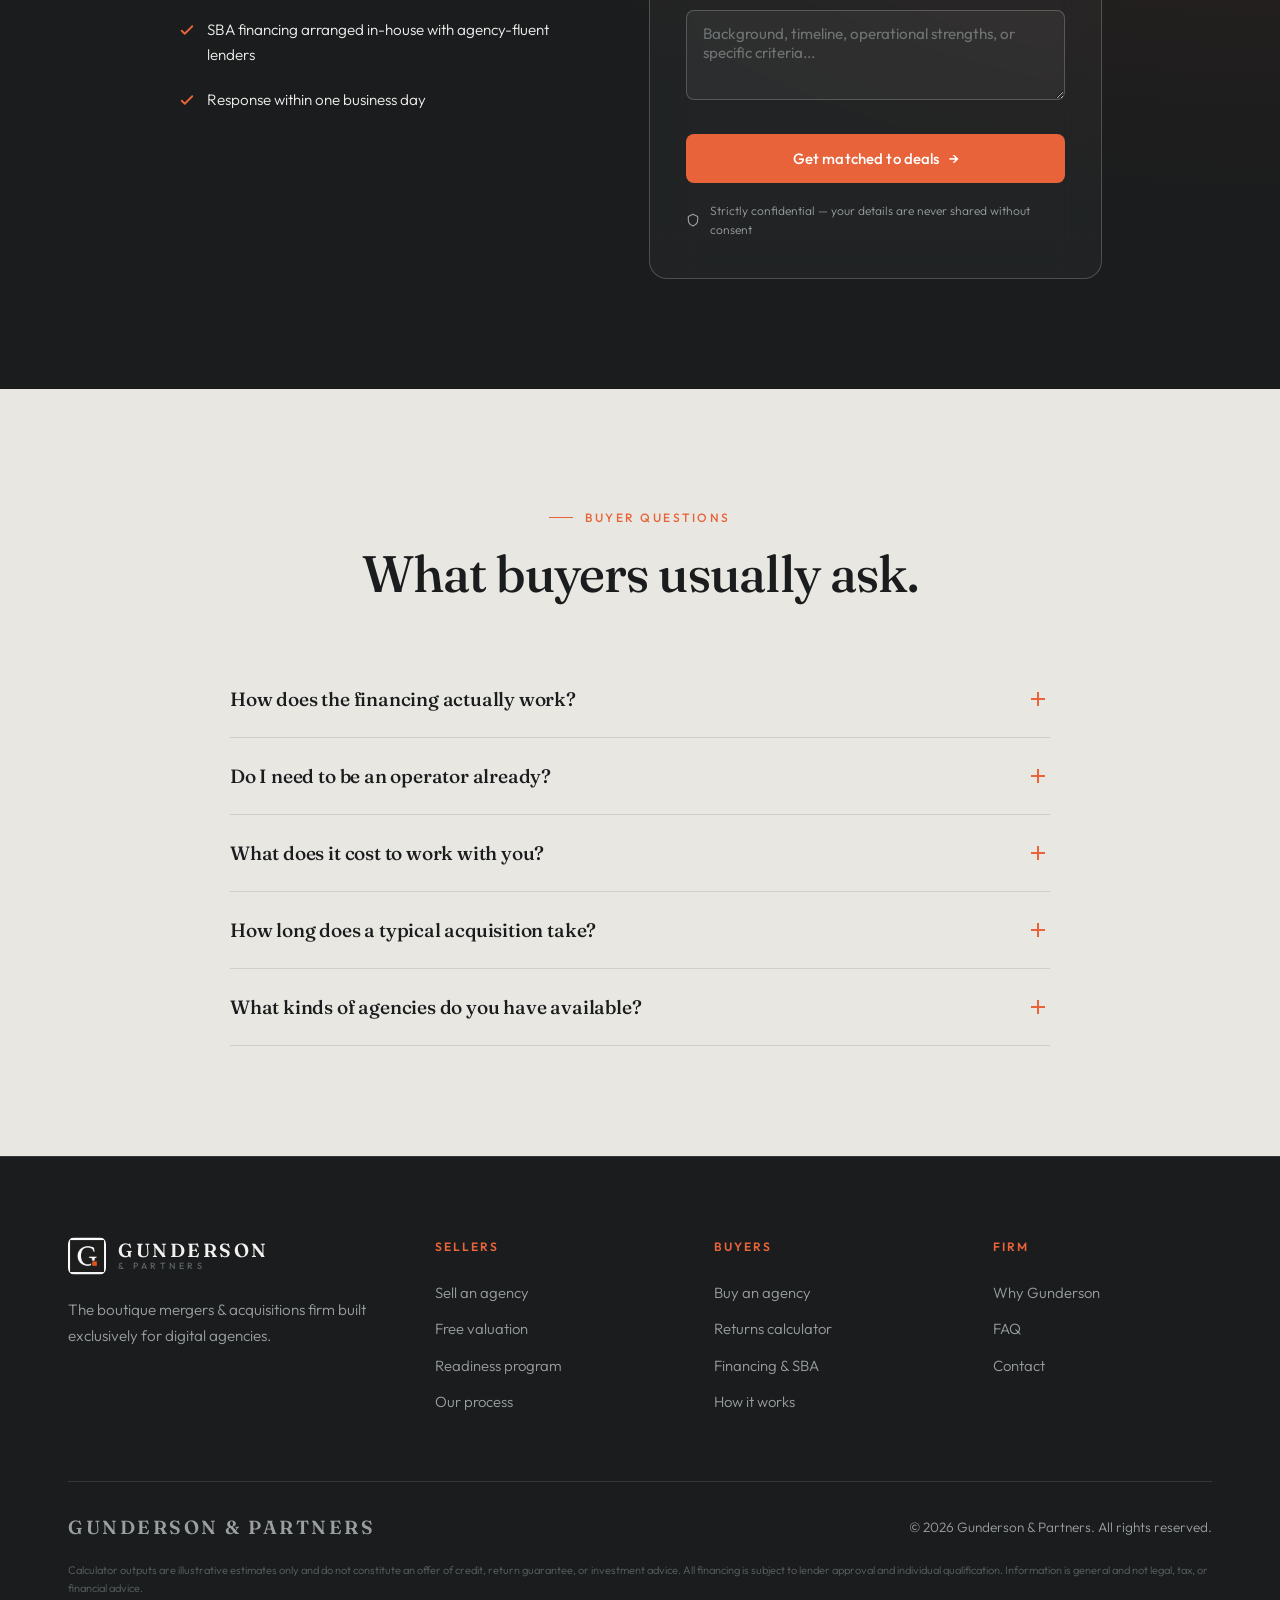
<file: buy.html>
<!DOCTYPE html>
<html lang="en">
<head>
<meta charset="UTF-8">
<meta name="viewport" content="width=device-width, initial-scale=1.0">
<title>Acquire a Digital Agency — Gunderson &amp; Partners</title>
<meta name="description" content="Skip the listing-site roulette. Get matched to vetted, de-risked digital agencies with SBA financing arranged — so you can move on the right deal fast.">
<link rel="preconnect" href="https://fonts.googleapis.com">
<link rel="preconnect" href="https://fonts.gstatic.com" crossorigin>
<link href="https://fonts.googleapis.com/css2?family=Fraunces:opsz,wght@9..144,400;9..144,500;9..144,600&family=Outfit:wght@300;400;500;600&display=swap" rel="stylesheet">
<link rel="icon" type="image/png" href="img/logo-mark.png">
<link rel="stylesheet" href="styles.css">
</head>
<body>

<header id="header" class="on-dark">
  <nav class="nav">
    <a href="index.html" class="logo">
      <span class="logo-mark"><img src="img/logo-mark.png" alt="Gunderson &amp; Partners"></span>
      <span class="logo-txt"><span class="logo-name">GUNDERSON</span><span class="logo-sub">&amp; PARTNERS</span></span>
    </a>
    <div class="nav-links">
      <a href="sell.html" class="lk">Sell an agency</a>
      <a href="buy.html" class="lk current">Acquire an agency</a>
      <a href="index.html#why" class="lk">Why us</a>
      <a href="#faq" class="lk">FAQ</a>
    </div>
    <div class="nav-cta">
      <a href="sell.html" class="btn btn-outline">I'm a seller</a>
      <a href="#book" class="btn btn-ember">See opportunities <span class="ar">→</span></a>
    </div>
    <button class="burger" id="burger" aria-label="Menu"><span></span><span></span><span></span></button>
  </nav>
  <div class="mobile-menu" id="mobileMenu">
    <a href="sell.html">Sell an agency</a>
    <a href="buy.html">Acquire an agency</a>
    <a href="index.html#why">Why us</a>
    <a href="#faq">FAQ</a>
    <a href="#book" class="btn btn-ember">See opportunities →</a>
  </div>
</header>

<!-- ============ PAGE HERO ============ -->
<section class="phero">
  <div class="phero-grid"></div>
  <div class="wrap">
    <div class="crumb reveal"><a href="index.html">Home</a> · <span>Acquire an agency</span></div>
    <h1 class="reveal">Acquire a <em>real</em> business — not a rebuild project.</h1>
    <p class="reveal">Forget scrolling brokerage listings full of owner-dependent businesses with hidden problems. Get matched to vetted, de-risked digital agencies — with SBA financing arranged so you can move when the right deal shows up.</p>
    <div class="phero-ctas reveal">
      <a href="#calc" class="btn btn-ember">Run the numbers <span class="ar">→</span></a>
      <a href="#book" class="btn btn-ghost-light">Get matched to deals</a>
    </div>
  </div>
</section>

<!-- ============ RETURNS CALCULATOR ============ -->
<section class="sec alt" id="calc">
  <div class="wrap">
    <div class="sec-head center reveal">
      <span class="sec-eyebrow">Acquisition returns calculator</span>
      <h2>What could <em>this acquisition</em> actually return?</h2>
      <p class="sub">Plug in target agency size, your down payment, and SBA financing terms — see annual cash flow after debt service, cash-on-cash return, and payback period.</p>
    </div>
    <div class="calc reveal-scale">
      <div class="calc-grid">
        <div class="calc-inputs">
          <h3>Target deal</h3>
          <p class="hint">Use real or hypothetical numbers — adjust to model any scenario.</p>

          <div class="field">
            <label>Agency purchase price <span class="val" id="priceVal">$1.2M</span></label>
            <div class="range-wrap">
              <input type="range" id="price" min="200000" max="10000000" step="50000" value="1200000">
            </div>
          </div>

          <div class="field">
            <label>Agency annual net profit <span class="val" id="profitVal">$400K</span></label>
            <div class="range-wrap">
              <input type="range" id="profit" min="50000" max="3000000" step="10000" value="400000">
            </div>
          </div>

          <div class="field">
            <label>Your down payment <span class="val" id="downVal">10%</span></label>
            <div class="range-wrap">
              <input type="range" id="down" min="10" max="100" step="5" value="10">
            </div>
          </div>

          <div class="field">
            <label>SBA rate (annual) <span class="val" id="rateVal">11.0%</span></label>
            <div class="range-wrap">
              <input type="range" id="rate" min="6" max="14" step="0.25" value="11">
            </div>
          </div>

          <div class="field">
            <label style="margin-bottom:14px">Loan term</label>
            <div class="seg" id="termSeg">
              <button data-v="7" type="button">7 yrs</button>
              <button data-v="10" class="active" type="button">10 yrs</button>
              <button data-v="15" type="button">15 yrs</button>
            </div>
          </div>
        </div>

        <div class="calc-results">
          <h3>Estimated returns</h3>
          <p class="hint">Year-one cash flow projection after debt service.</p>
          <div class="result-big" id="cocOut">38%</div>
          <div class="result-range" id="cocLabel">Cash-on-cash return (year 1)</div>
          <div class="result-rows">
            <div class="result-row"><span class="rl">Your cash invested</span><span class="rv" id="downOut">$120K</span></div>
            <div class="result-row"><span class="rl">Annual debt service</span><span class="rv" id="debtOut">$179K</span></div>
            <div class="result-row"><span class="rl">Annual cash flow</span><span class="rv ember" id="cashOut">+$221K</span></div>
            <div class="result-row"><span class="rl">Payback period</span><span class="rv" id="paybackOut">~7 mo</span></div>
          </div>
          <p class="result-note">Illustrative only. Actual returns depend on diligence, deal structure, working capital, and lender terms. We model your real scenario in detail before recommending an acquisition.</p>
          <div class="calc-cta"><a href="#book" class="btn btn-ember">Get matched to real deals <span class="ar">→</span></a></div>
        </div>
      </div>
    </div>
  </div>
</section>

<!-- ============ WHY BUY WITH US ============ -->
<section class="sec">
  <div class="wrap">
    <div class="sec-head reveal">
      <span class="sec-eyebrow">Why acquire with Gunderson</span>
      <h2>The right agency, <em>the right way</em>.</h2>
      <p class="sub">Acquiring a business is the highest-stakes purchase most people ever make. We don't want you buying a problem — and we don't want a deal we wouldn't recommend to family.</p>
    </div>
    <div class="cards stagger">
      <div class="card-feature">
        <div class="ic"><svg width="22" height="22" viewBox="0 0 24 24" fill="none"><path d="M12 2L4 6v6c0 4.5 3.5 8.5 8 10 4.5-1.5 8-5.5 8-10V6l-8-4z" stroke="#E8633A" stroke-width="2" stroke-linejoin="round"/><path d="M9 12l2 2 4-4" stroke="#E8633A" stroke-width="2" stroke-linecap="round" stroke-linejoin="round"/></svg></div>
        <h3>De-risked agencies</h3>
        <p>Every agency we present has been through our readiness program — owner-independence, documented systems, defensible financials.</p>
      </div>
      <div class="card-feature">
        <div class="ic"><svg width="22" height="22" viewBox="0 0 24 24" fill="none"><circle cx="12" cy="8" r="4" stroke="#E8633A" stroke-width="2"/><path d="M4 22c0-4 4-7 8-7s8 3 8 7" stroke="#E8633A" stroke-width="2" stroke-linecap="round"/></svg></div>
        <h3>Matched to fit</h3>
        <p>Your goals, capital, and operational strengths get matched to agencies where you can actually create value — not just whichever listing is open.</p>
      </div>
      <div class="card-feature">
        <div class="ic"><svg width="22" height="22" viewBox="0 0 24 24" fill="none"><rect x="3" y="6" width="18" height="14" rx="2" stroke="#E8633A" stroke-width="2"/><path d="M3 10h18M8 6V4M16 6V4" stroke="#E8633A" stroke-width="2" stroke-linecap="round"/></svg></div>
        <h3>Financing arranged</h3>
        <p>We work with SBA lenders that understand digital agencies, so you get pre-qualified terms before you tour a deal — not weeks after you fall in love with it.</p>
      </div>
      <div class="card-feature">
        <div class="ic"><svg width="22" height="22" viewBox="0 0 24 24" fill="none"><path d="M3 12l4-4 4 4 4-4 4 4 2-2" stroke="#E8633A" stroke-width="2" stroke-linecap="round" stroke-linejoin="round"/><path d="M3 18l4-4 4 4 4-4 4 4 2-2" stroke="#E8633A" stroke-width="2" stroke-linecap="round" stroke-linejoin="round" opacity=".55"/></svg></div>
        <h3>Diligence handled</h3>
        <p>Financial, operational, and legal diligence run by people who know how digital agencies actually work — what to look for, what to ignore, what kills deals.</p>
      </div>
    </div>
  </div>
</section>

<!-- ============ FINANCING ============ -->
<section class="sec dark" id="financing">
  <div class="wrap">
    <div class="grid-2">
      <div class="reveal-l">
        <span class="sec-eyebrow">SBA &amp; deal financing</span>
        <h2>Most of the capital can come from <em>somewhere else</em>.</h2>
        <p class="sub" style="margin-bottom:30px">An SBA 7(a) loan can fund up to 90% of a qualifying acquisition — meaning a $1M agency can be bought with as little as $100K down. We work with lenders who actually understand digital agencies and structure deals around the right blend of debt, seller financing, and your capital.</p>
        <ul class="checklist">
          <li><svg width="20" height="20" viewBox="0 0 24 24" fill="none"><path d="M5 13l4 4L19 7" stroke="#E8633A" stroke-width="2.5" stroke-linecap="round" stroke-linejoin="round"/></svg><span><strong>Up to 90% LTV</strong> through SBA 7(a) for qualified buyers.</span></li>
          <li><svg width="20" height="20" viewBox="0 0 24 24" fill="none"><path d="M5 13l4 4L19 7" stroke="#E8633A" stroke-width="2.5" stroke-linecap="round" stroke-linejoin="round"/></svg><span><strong>10-year amortization</strong> on most digital agency acquisitions.</span></li>
          <li><svg width="20" height="20" viewBox="0 0 24 24" fill="none"><path d="M5 13l4 4L19 7" stroke="#E8633A" stroke-width="2.5" stroke-linecap="round" stroke-linejoin="round"/></svg><span><strong>Seller financing</strong> commonly structured to bridge gaps and align incentives.</span></li>
          <li><svg width="20" height="20" viewBox="0 0 24 24" fill="none"><path d="M5 13l4 4L19 7" stroke="#E8633A" stroke-width="2.5" stroke-linecap="round" stroke-linejoin="round"/></svg><span><strong>Pre-qualification</strong> before you tour deals — no surprises at the closing table.</span></li>
          <li><svg width="20" height="20" viewBox="0 0 24 24" fill="none"><path d="M5 13l4 4L19 7" stroke="#E8633A" stroke-width="2.5" stroke-linecap="round" stroke-linejoin="round"/></svg><span><strong>Lenders fluent in digital agency businesses</strong> — they don't reject the cash flow they don't understand.</span></li>
        </ul>
      </div>

      <!-- Abstract financing breakdown SVG -->
      <div class="reveal-r" style="position:relative;padding:20px">
        <svg viewBox="0 0 480 420" xmlns="http://www.w3.org/2000/svg" style="width:100%;height:auto;display:block">
          <defs>
            <linearGradient id="grdSBA" x1="0" y1="0" x2="1" y2="0">
              <stop offset="0%" stop-color="#E8633A"/>
              <stop offset="100%" stop-color="#C44E2A"/>
            </linearGradient>
            <linearGradient id="grdSeller" x1="0" y1="0" x2="1" y2="0">
              <stop offset="0%" stop-color="#5C6466"/>
              <stop offset="100%" stop-color="#3D4244"/>
            </linearGradient>
          </defs>

          <!-- Card backdrop -->
          <rect x="20" y="20" width="440" height="380" rx="20" fill="rgba(242,241,239,0.04)" stroke="rgba(242,241,239,0.12)" stroke-width="1"/>

          <text x="50" y="60" font-family="Fraunces,serif" font-size="16" fill="#F2F1EF" font-weight="500">Typical capital stack</text>
          <text x="50" y="78" font-family="Outfit,sans-serif" font-size="11" fill="#9AA0A2">$1M agency acquisition · illustrative</text>

          <!-- Donut chart -->
          <g transform="translate(240,230)">
            <!-- SBA Loan 80% -->
            <circle r="80" fill="none" stroke="#E8633A" stroke-width="28"
                    stroke-dasharray="402 502" stroke-dashoffset="0" transform="rotate(-90)">
              <animate attributeName="stroke-dasharray" from="0 502" to="402 502" dur="1.4s" fill="freeze"/>
            </circle>
            <!-- Seller Financing 10% -->
            <circle r="80" fill="none" stroke="#9AA0A2" stroke-width="28"
                    stroke-dasharray="50.2 502" stroke-dashoffset="-402" transform="rotate(-90)">
              <animate attributeName="stroke-dasharray" from="0 502" to="50.2 502" dur="0.6s" begin="1.4s" fill="freeze"/>
            </circle>
            <!-- Down payment 10% -->
            <circle r="80" fill="none" stroke="#F2F1EF" stroke-width="28"
                    stroke-dasharray="50.2 502" stroke-dashoffset="-452.2" transform="rotate(-90)">
              <animate attributeName="stroke-dasharray" from="0 502" to="50.2 502" dur="0.6s" begin="2s" fill="freeze"/>
            </circle>

            <!-- Center -->
            <text x="0" y="-8" text-anchor="middle" font-family="Fraunces,serif" font-size="28" font-weight="500" fill="#F2F1EF">$1M</text>
            <text x="0" y="14" text-anchor="middle" font-family="Outfit,sans-serif" font-size="11" fill="#9AA0A2">Purchase price</text>
          </g>

          <!-- Legend -->
          <g font-family="Outfit,sans-serif" font-size="12">
            <rect x="50" y="335" width="14" height="14" rx="3" fill="#E8633A"/>
            <text x="72" y="346" fill="#F2F1EF">SBA 7(a) loan</text>
            <text x="430" y="346" fill="#F2F1EF" text-anchor="end" font-weight="500">$800K (80%)</text>

            <rect x="50" y="357" width="14" height="14" rx="3" fill="#9AA0A2"/>
            <text x="72" y="368" fill="#F2F1EF">Seller financing</text>
            <text x="430" y="368" fill="#F2F1EF" text-anchor="end" font-weight="500">$100K (10%)</text>

            <rect x="50" y="379" width="14" height="14" rx="3" fill="#F2F1EF"/>
            <text x="72" y="390" fill="#F2F1EF">Your down payment</text>
            <text x="430" y="390" fill="#F2F1EF" text-anchor="end" font-weight="500">$100K (10%)</text>
          </g>
        </svg>
      </div>
    </div>
  </div>
</section>

<!-- ============ PROCESS ============ -->
<section class="sec" id="process">
  <div class="wrap">
    <div class="sec-head reveal">
      <span class="sec-eyebrow">How it works</span>
      <h2>From first call to <em>day one of ownership.</em></h2>
      <p class="sub">A defined process so you can move fast on the right deal — and walk away from the wrong one.</p>
    </div>
    <div class="steps-row stagger">
      <div class="step"><div class="step-no">01 · DISCOVERY</div><h4>Buyer profile</h4><p>We learn your goals, capital, operational strengths, and the kind of agency you're built to run successfully.</p></div>
      <div class="step"><div class="step-no">02 · QUALIFICATION</div><h4>Financing pre-approval</h4><p>SBA pre-qualification with our lender network — so you can move when the right opportunity shows up.</p></div>
      <div class="step"><div class="step-no">03 · MATCHING</div><h4>Vetted deal flow</h4><p>You see vetted, de-risked agencies that fit — not whatever happens to be on a listing site this week.</p></div>
      <div class="step"><div class="step-no">04 · CLOSE</div><h4>Diligence &amp; close</h4><p>We run diligence, negotiate structure, manage financing, and close the deal — so you take over a real business.</p></div>
    </div>
  </div>
</section>

<!-- ============ LEAD CAPTURE — BUYER INTAKE ============ -->
<section class="lead" id="book">
  <div class="wrap lead-wrap">
    <div class="lead-grid">
      <div class="lead-copy reveal-l">
        <span class="sec-eyebrow">Get matched to real opportunities</span>
        <h2>See deals that <em>actually</em> fit you.</h2>
        <p>Tell us what you're looking for and what you can put to work. We'll come back with vetted opportunities that match your goals, capital, and operational strengths — and outline how financing would structure.</p>
        <ul class="lead-bullets">
          <li>
            <svg width="18" height="18" viewBox="0 0 24 24" fill="none"><path d="M5 13l4 4L19 7" stroke="#E8633A" stroke-width="2.5" stroke-linecap="round" stroke-linejoin="round"/></svg>
            <span>Free, confidential — no fee to be on our buyer list</span>
          </li>
          <li>
            <svg width="18" height="18" viewBox="0 0 24 24" fill="none"><path d="M5 13l4 4L19 7" stroke="#E8633A" stroke-width="2.5" stroke-linecap="round" stroke-linejoin="round"/></svg>
            <span>Pre-vetted agencies — not raw listing-site posts</span>
          </li>
          <li>
            <svg width="18" height="18" viewBox="0 0 24 24" fill="none"><path d="M5 13l4 4L19 7" stroke="#E8633A" stroke-width="2.5" stroke-linecap="round" stroke-linejoin="round"/></svg>
            <span>SBA financing arranged in-house with agency-fluent lenders</span>
          </li>
          <li>
            <svg width="18" height="18" viewBox="0 0 24 24" fill="none"><path d="M5 13l4 4L19 7" stroke="#E8633A" stroke-width="2.5" stroke-linecap="round" stroke-linejoin="round"/></svg>
            <span>Response within one business day</span>
          </li>
        </ul>
      </div>

      <form class="lead-form lead-form-el reveal-r" data-form="buyer">
        <div class="form-fields">
          <h3>Get matched to deals</h3>
          <p class="sub">Tell us what you're looking for — we'll send opportunities that fit.</p>

          <div class="form-row split">
            <div>
              <label>First name</label>
              <input type="text" name="first_name" placeholder="Alex" required>
            </div>
            <div>
              <label>Last name</label>
              <input type="text" name="last_name" placeholder="Smith" required>
            </div>
          </div>

          <div class="form-row">
            <label>Email</label>
            <input type="email" name="email" placeholder="you@example.com" required>
          </div>

          <div class="form-row split">
            <div>
              <label>Target deal size</label>
              <select name="deal_size" required>
                <option value="">Select range</option>
                <option value="<500k">Under $500K</option>
                <option value="500k-1m">$500K – $1M</option>
                <option value="1m-3m">$1M – $3M</option>
                <option value="3m-10m">$3M – $10M</option>
                <option value="10m+">$10M+</option>
              </select>
            </div>
            <div>
              <label>Capital available</label>
              <select name="capital" required>
                <option value="">Select range</option>
                <option value="<100k">Under $100K</option>
                <option value="100k-250k">$100K – $250K</option>
                <option value="250k-500k">$250K – $500K</option>
                <option value="500k-1m">$500K – $1M</option>
                <option value="1m+">$1M+</option>
              </select>
            </div>
          </div>

          <div class="form-row">
            <label>Preferred agency type</label>
            <select name="agency_type" required>
              <option value="">Select interest</option>
              <option value="any">Open to any digital agency</option>
              <option value="smma">SMMA / Lead Gen</option>
              <option value="seo">SEO / Content</option>
              <option value="paid">Paid Media</option>
              <option value="web">Web &amp; Design</option>
              <option value="saas">SaaS / Software</option>
              <option value="ai">AI / Automation</option>
            </select>
          </div>

          <div class="form-row">
            <label>Anything we should know? (optional)</label>
            <textarea name="message" placeholder="Background, timeline, operational strengths, or specific criteria..."></textarea>
          </div>

          <button type="submit" class="btn btn-ember form-submit">Get matched to deals <span class="ar">→</span></button>

          <div class="form-trust">
            <svg width="14" height="14" viewBox="0 0 24 24" fill="none"><path d="M12 2L4 6v6c0 4.5 3.5 8.5 8 10 4.5-1.5 8-5.5 8-10V6l-8-4z" stroke="#9AA0A2" stroke-width="2" stroke-linejoin="round"/></svg>
            Strictly confidential — your details are never shared without consent
          </div>
        </div>

        <div class="success-msg">
          <div class="success-icon">
            <svg width="32" height="32" viewBox="0 0 24 24" fill="none"><path d="M5 13l4 4L19 7" stroke="#E8633A" stroke-width="3" stroke-linecap="round" stroke-linejoin="round"/></svg>
          </div>
          <h4>You're on the list.</h4>
          <p>We'll review your criteria and reach out within one business day with the first matches.</p>
        </div>
      </form>
    </div>
  </div>
</section>

<!-- ============ FAQ ============ -->
<section class="sec alt" id="faq">
  <div class="wrap">
    <div class="sec-head center reveal">
      <span class="sec-eyebrow">Buyer questions</span>
      <h2>What buyers usually ask.</h2>
    </div>
    <div class="faq-wrap stagger">
      <div class="faq-item"><button class="faq-q">How does the financing actually work? <span class="faq-icon"></span></button><div class="faq-a"><div class="faq-a-inner">We work with SBA lenders who specialize in digital agency acquisitions. A typical structure: 80–90% bank financing, 5–10% seller financing, and 10–15% down from you. We pre-qualify you before you tour deals so there are no surprises at the closing table.</div></div></div>
      <div class="faq-item"><button class="faq-q">Do I need to be an operator already? <span class="faq-icon"></span></button><div class="faq-a"><div class="faq-a-inner">Not necessarily, but operational experience helps both with lender approval and your odds of success post-close. We'll be honest with you about whether your background fits a particular deal — and what kinds of agencies make sense given where you're starting.</div></div></div>
      <div class="faq-item"><button class="faq-q">What does it cost to work with you? <span class="faq-icon"></span></button><div class="faq-a"><div class="faq-a-inner">Joining our buyer list and seeing matched opportunities is free. Our fee comes from the sell side at close, structured around a successful transaction. You don't pay us to get matched — only the deal pays us when it closes.</div></div></div>
      <div class="faq-item"><button class="faq-q">How long does a typical acquisition take? <span class="faq-icon"></span></button><div class="faq-a"><div class="faq-a-inner">From signed LOI to close, expect 60–120 days depending on financing structure and diligence complexity. From initial interest to LOI varies — we don't push you onto a deal that doesn't fit, and we don't rush you past diligence concerns.</div></div></div>
      <div class="faq-item"><button class="faq-q">What kinds of agencies do you have available? <span class="faq-icon"></span></button><div class="faq-a"><div class="faq-a-inner">The full digital agency space — SMMA, SEO, paid media, web/design, SaaS, AI &amp; automation. Sizes range from sub-$500K to mid-seven-figures and beyond. Inventory is confidential and rotates constantly; getting on the buyer list is how you see what's actually available.</div></div></div>
    </div>
  </div>
</section>

<!-- ============ FOOTER ============ -->
<footer>
  <div class="wrap">
    <div class="foot-grid">
      <div class="foot-about">
        <a href="index.html" class="logo">
          <span class="logo-mark"><img src="img/logo-mark.png" alt="Gunderson &amp; Partners"></span>
          <span class="logo-txt"><span class="logo-name" style="color:#F2F1EF">GUNDERSON</span><span class="logo-sub">&amp; PARTNERS</span></span>
        </a>
        <p>The boutique mergers &amp; acquisitions firm built exclusively for digital agencies.</p>
      </div>
      <div class="foot-col"><h5>Sellers</h5><a href="sell.html">Sell an agency</a><a href="sell.html#calc">Free valuation</a><a href="sell.html#readiness">Readiness program</a><a href="sell.html#process">Our process</a></div>
      <div class="foot-col"><h5>Buyers</h5><a href="buy.html">Buy an agency</a><a href="#calc">Returns calculator</a><a href="#financing">Financing &amp; SBA</a><a href="#process">How it works</a></div>
      <div class="foot-col"><h5>Firm</h5><a href="index.html#why">Why Gunderson</a><a href="#faq">FAQ</a><a href="#book">Contact</a></div>
    </div>
    <div class="foot-bottom">
      <span class="logo-name">GUNDERSON &amp; PARTNERS</span>
      <span>© 2026 Gunderson &amp; Partners. All rights reserved.</span>
    </div>
    <p class="disclaimer">Calculator outputs are illustrative estimates only and do not constitute an offer of credit, return guarantee, or investment advice. All financing is subject to lender approval and individual qualification. Information is general and not legal, tax, or financial advice.</p>
  </div>
</footer>

<script src="app.js"></script>
<script>
/* ============ BUY — RETURNS CALCULATOR ============ */
(function(){
  'use strict';
  const fmt = n => {
    n = Math.round(n);
    if (n >= 1e6) return '$' + (n/1e6).toFixed(n % 1e6 === 0 ? 0 : 1) + 'M';
    if (n >= 1e3) return '$' + Math.round(n/1e3) + 'K';
    return '$' + n;
  };

  const price = document.getElementById('price');
  const profit = document.getElementById('profit');
  const down = document.getElementById('down');
  const rate = document.getElementById('rate');
  if (!price || !profit || !down || !rate) return;

  let term = 10;

  function bindSeg(id, setter) {
    const buttons = document.querySelectorAll('#' + id + ' button');
    buttons.forEach(b => {
      b.addEventListener('click', () => {
        buttons.forEach(x => x.classList.remove('active'));
        b.classList.add('active');
        setter(parseFloat(b.dataset.v));
        calc();
      });
    });
  }

  // Standard amortization formula: monthly payment
  function monthlyPayment(principal, annualRate, years) {
    if (annualRate === 0) return principal / (years * 12);
    const r = annualRate / 100 / 12;
    const n = years * 12;
    return principal * (r * Math.pow(1 + r, n)) / (Math.pow(1 + r, n) - 1);
  }

  function calc() {
    const P = parseFloat(price.value);
    const NP = parseFloat(profit.value);
    const dpPct = parseFloat(down.value);
    const r = parseFloat(rate.value);

    const downAmt = P * (dpPct / 100);
    const loanAmt = P - downAmt;
    const monthlyP = monthlyPayment(loanAmt, r, term);
    const annualDebt = monthlyP * 12;
    const annualCash = NP - annualDebt;
    const coc = downAmt > 0 ? (annualCash / downAmt) * 100 : 0;
    const paybackMonths = annualCash > 0 ? (downAmt / annualCash) * 12 : 0;

    document.getElementById('priceVal').textContent = fmt(P);
    document.getElementById('profitVal').textContent = fmt(NP);
    document.getElementById('downVal').textContent = dpPct + '%';
    document.getElementById('rateVal').textContent = r.toFixed(2) + '%';

    document.getElementById('downOut').textContent = fmt(downAmt);
    document.getElementById('debtOut').textContent = fmt(annualDebt);
    document.getElementById('cashOut').textContent = (annualCash >= 0 ? '+' : '') + fmt(annualCash);
    document.getElementById('cocOut').textContent = (isFinite(coc) ? Math.round(coc) : 0) + '%';

    // Payback display
    let paybackText;
    if (annualCash <= 0) {
      paybackText = 'Negative cash flow';
    } else if (paybackMonths < 1) {
      paybackText = '< 1 month';
    } else if (paybackMonths < 24) {
      paybackText = '~' + Math.round(paybackMonths) + ' mo';
    } else {
      paybackText = (paybackMonths / 12).toFixed(1) + ' yrs';
    }
    document.getElementById('paybackOut').textContent = paybackText;

    if (window.__pulseEl) window.__pulseEl(document.getElementById('cocOut'));
  }

  bindSeg('termSeg', v => term = v);
  price.addEventListener('input', calc);
  profit.addEventListener('input', calc);
  down.addEventListener('input', calc);
  rate.addEventListener('input', calc);

  calc();
})();
</script>
</body>
</html>
</file>
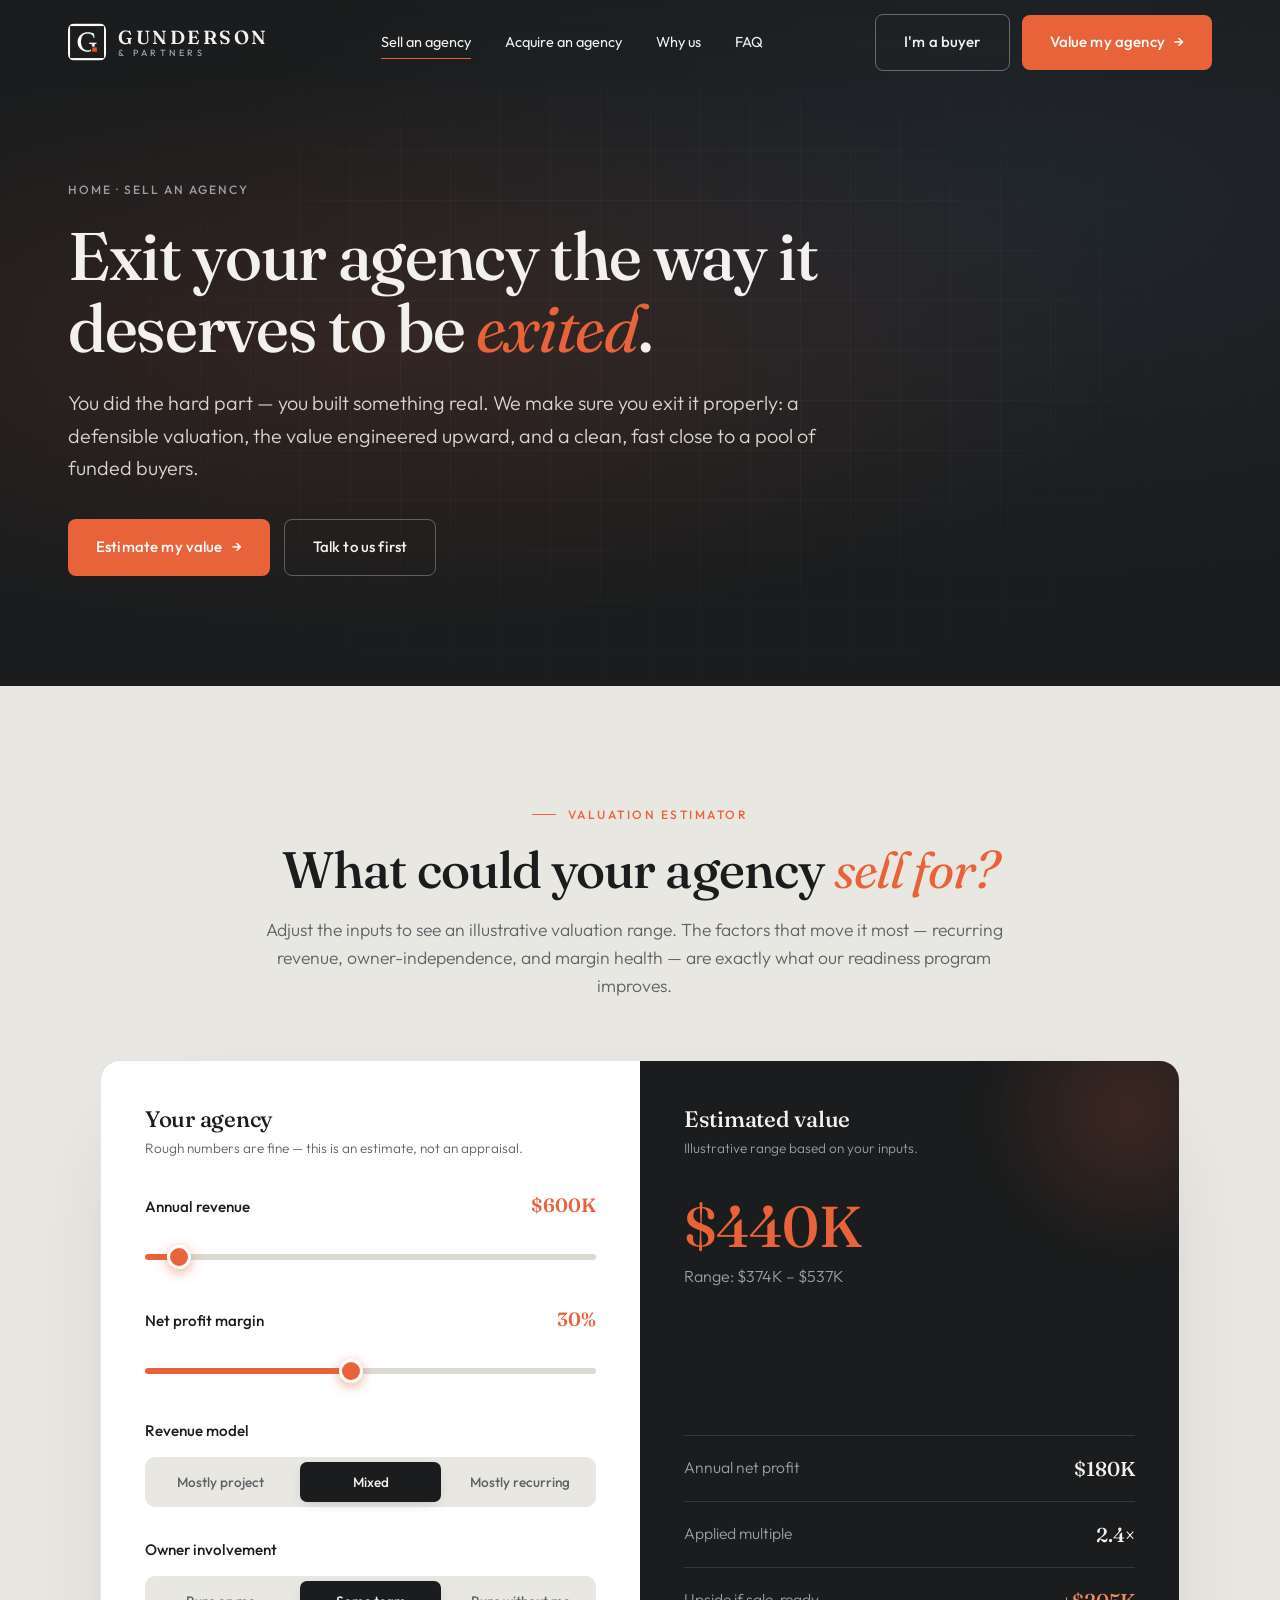
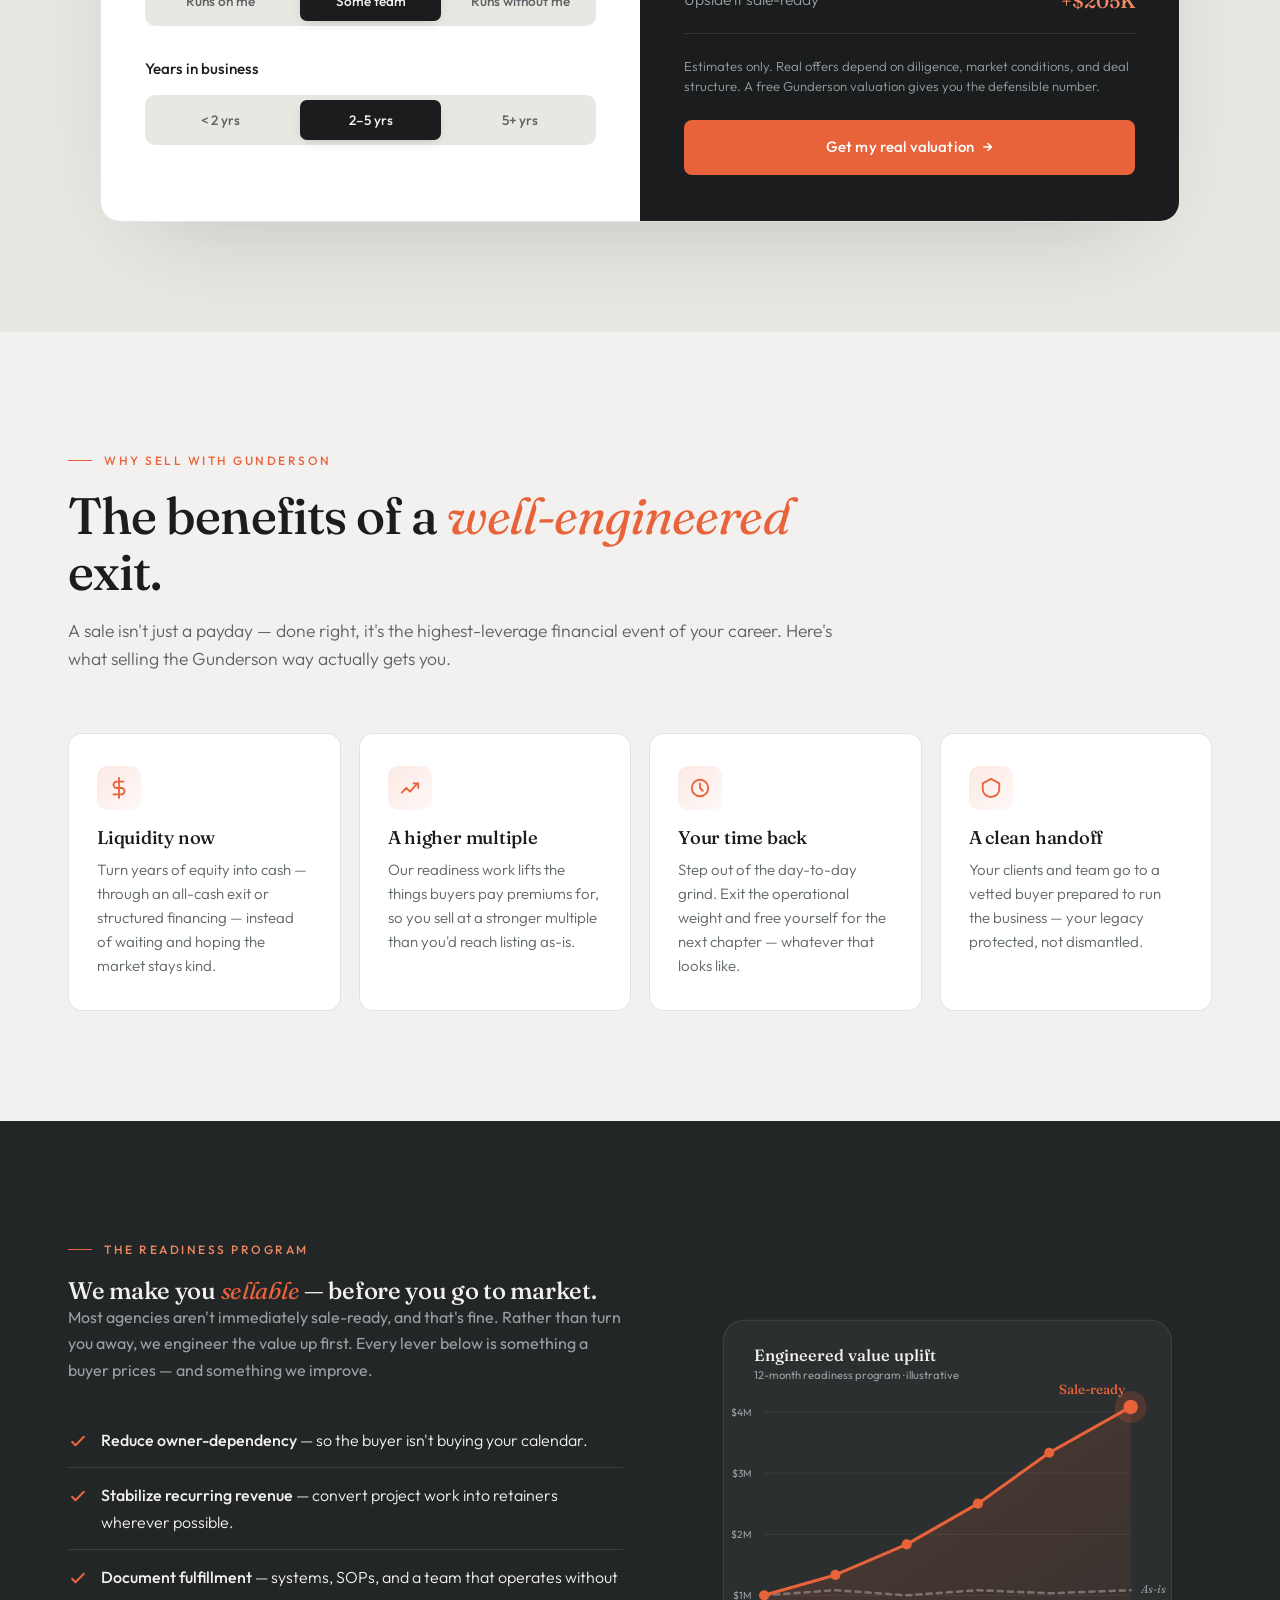
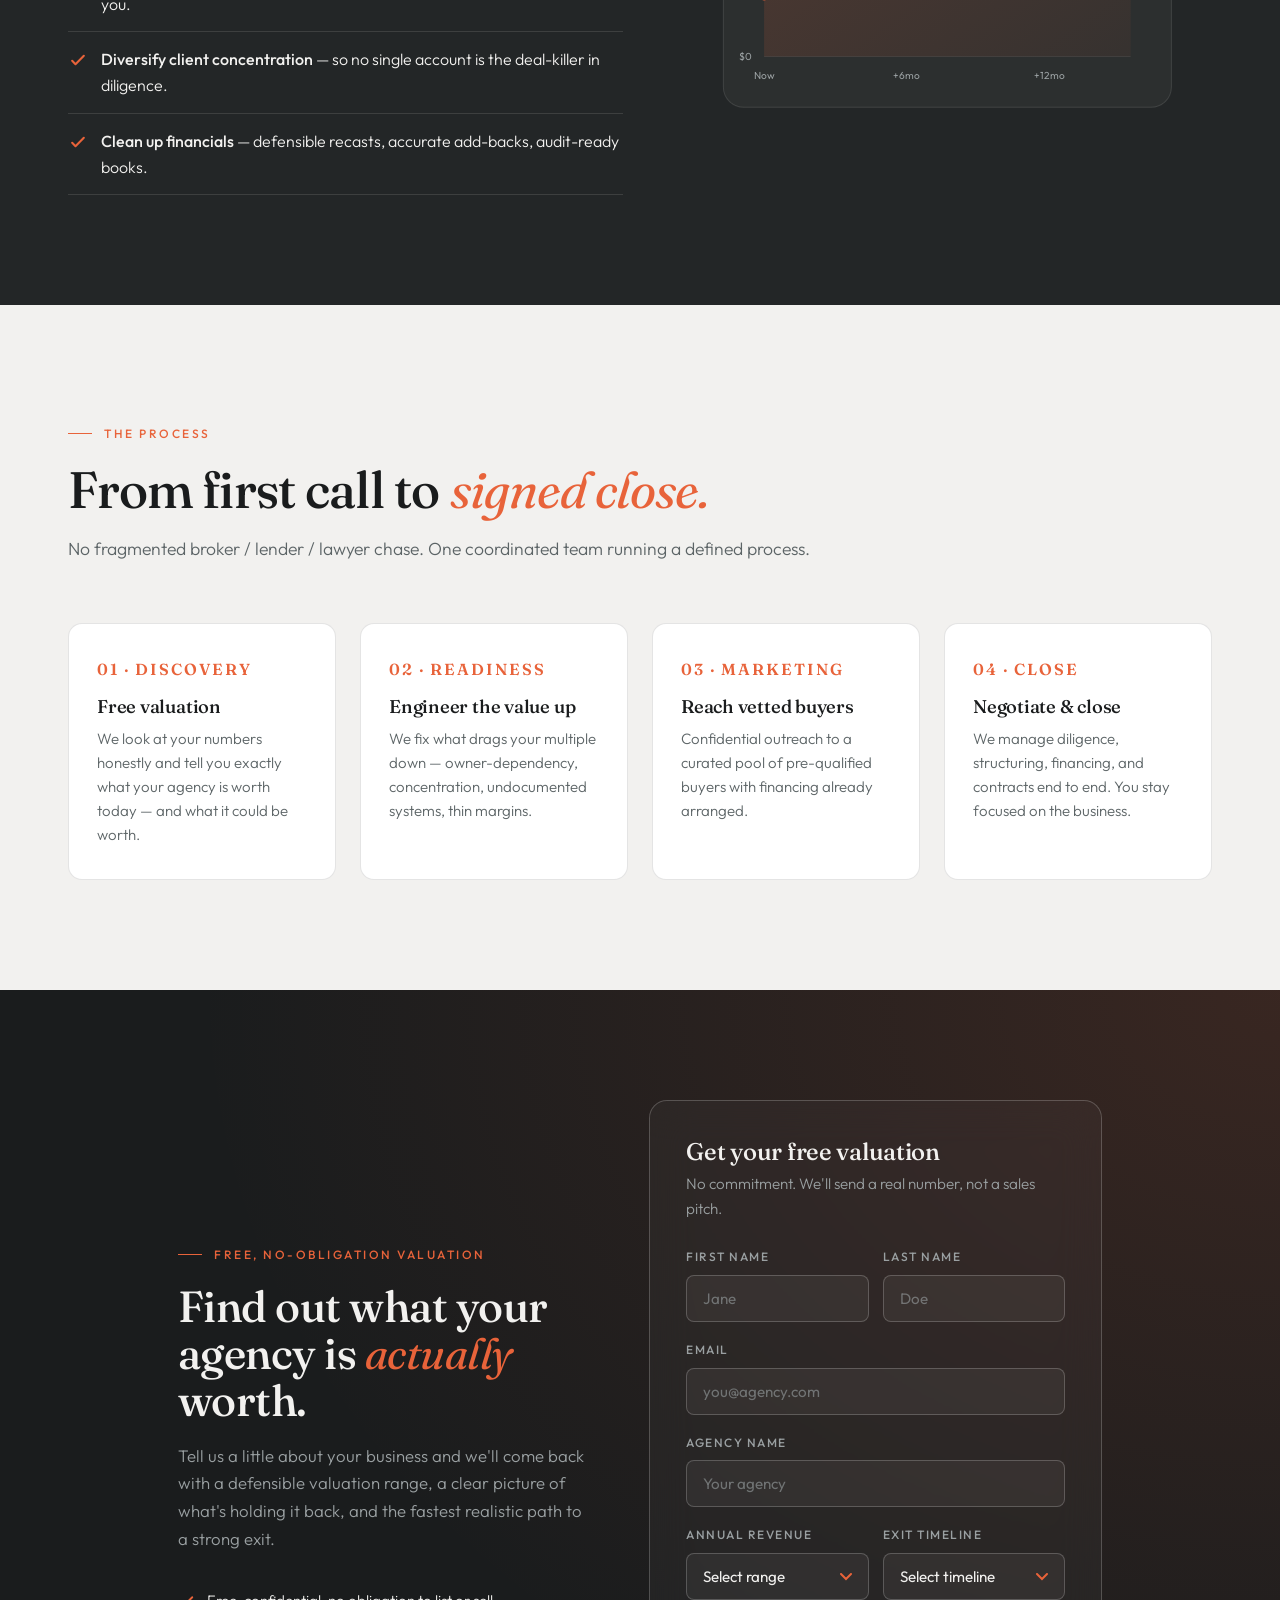
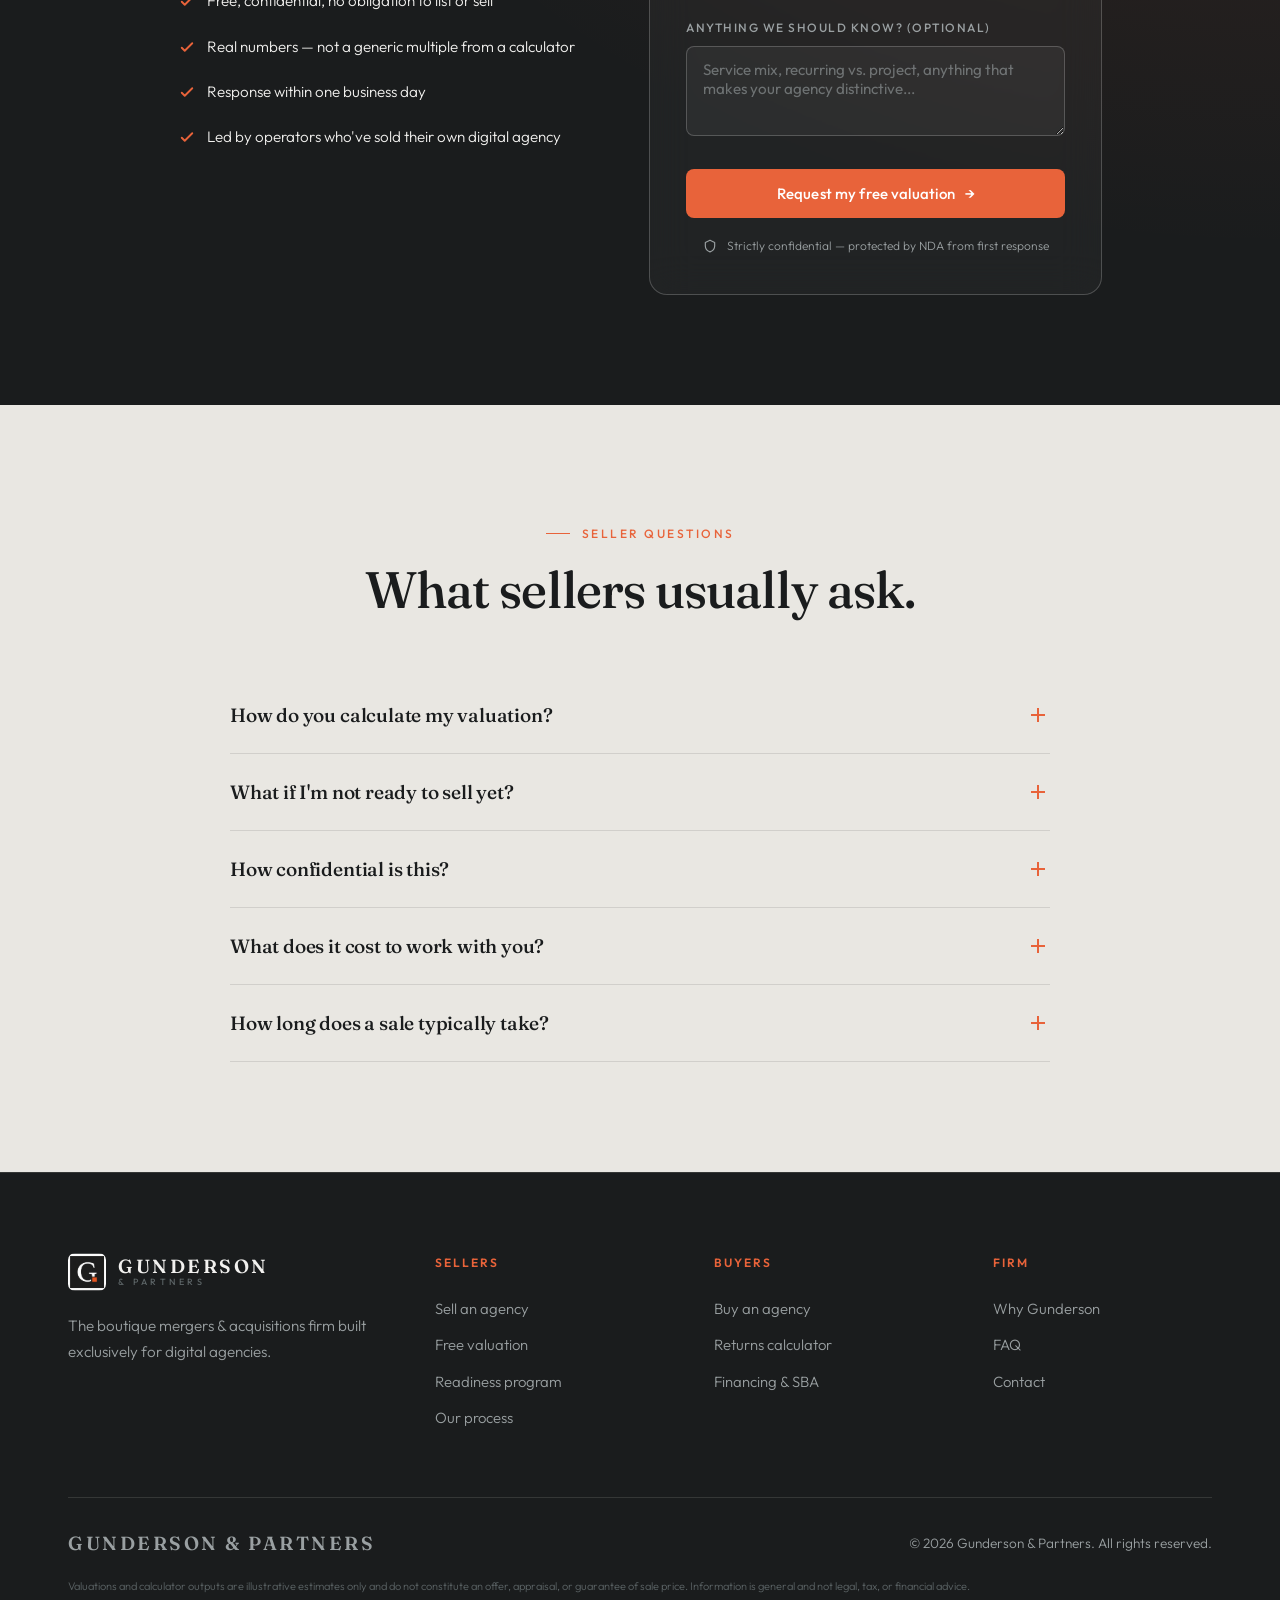
<file: sell.html>
<!DOCTYPE html>
<html lang="en">
<head>
<meta charset="UTF-8">
<meta name="viewport" content="width=device-width, initial-scale=1.0">
<title>Sell Your Digital Agency — Gunderson &amp; Partners</title>
<meta name="description" content="Get a real valuation, engineer your agency's value upward, and exit to a pool of pre-qualified, funded buyers. Confidential process led by operators who've sold their own agency.">
<link rel="preconnect" href="https://fonts.googleapis.com">
<link rel="preconnect" href="https://fonts.gstatic.com" crossorigin>
<link href="https://fonts.googleapis.com/css2?family=Fraunces:opsz,wght@9..144,400;9..144,500;9..144,600&family=Outfit:wght@300;400;500;600&display=swap" rel="stylesheet">
<link rel="icon" type="image/png" href="img/logo-mark.png">
<link rel="stylesheet" href="styles.css">
</head>
<body>

<header id="header" class="on-dark">
  <nav class="nav">
    <a href="index.html" class="logo">
      <span class="logo-mark"><img src="img/logo-mark.png" alt="Gunderson &amp; Partners"></span>
      <span class="logo-txt"><span class="logo-name">GUNDERSON</span><span class="logo-sub">&amp; PARTNERS</span></span>
    </a>
    <div class="nav-links">
      <a href="sell.html" class="lk current">Sell an agency</a>
      <a href="buy.html" class="lk">Acquire an agency</a>
      <a href="index.html#why" class="lk">Why us</a>
      <a href="#faq" class="lk">FAQ</a>
    </div>
    <div class="nav-cta">
      <a href="buy.html" class="btn btn-outline">I'm a buyer</a>
      <a href="#calc" class="btn btn-ember">Value my agency <span class="ar">→</span></a>
    </div>
    <button class="burger" id="burger" aria-label="Menu"><span></span><span></span><span></span></button>
  </nav>
  <div class="mobile-menu" id="mobileMenu">
    <a href="sell.html">Sell an agency</a>
    <a href="buy.html">Acquire an agency</a>
    <a href="index.html#why">Why us</a>
    <a href="#faq">FAQ</a>
    <a href="#calc" class="btn btn-ember">Value my agency →</a>
  </div>
</header>

<!-- ============ PAGE HERO ============ -->
<section class="phero">
  <div class="phero-grid"></div>
  <div class="wrap">
    <div class="crumb reveal"><a href="index.html">Home</a> · <span>Sell an agency</span></div>
    <h1 class="reveal">Exit your agency the way it deserves to be <em>exited</em>.</h1>
    <p class="reveal">You did the hard part — you built something real. We make sure you exit it properly: a defensible valuation, the value engineered upward, and a clean, fast close to a pool of funded buyers.</p>
    <div class="phero-ctas reveal">
      <a href="#calc" class="btn btn-ember">Estimate my value <span class="ar">→</span></a>
      <a href="#book" class="btn btn-ghost-light">Talk to us first</a>
    </div>
  </div>
</section>

<!-- ============ VALUATION CALCULATOR ============ -->
<section class="sec alt" id="calc">
  <div class="wrap">
    <div class="sec-head center reveal">
      <span class="sec-eyebrow">Valuation estimator</span>
      <h2>What could your agency <em>sell for?</em></h2>
      <p class="sub">Adjust the inputs to see an illustrative valuation range. The factors that move it most — recurring revenue, owner-independence, and margin health — are exactly what our readiness program improves.</p>
    </div>
    <div class="calc reveal-scale">
      <div class="calc-grid">
        <div class="calc-inputs">
          <h3>Your agency</h3>
          <p class="hint">Rough numbers are fine — this is an estimate, not an appraisal.</p>

          <div class="field">
            <label>Annual revenue <span class="val" id="revVal">$600K</span></label>
            <div class="range-wrap">
              <input type="range" id="rev" min="100000" max="10000000" step="50000" value="600000">
            </div>
          </div>

          <div class="field">
            <label>Net profit margin <span class="val" id="marginVal">30%</span></label>
            <div class="range-wrap">
              <input type="range" id="margin" min="5" max="60" step="1" value="30">
            </div>
          </div>

          <div class="field">
            <label style="margin-bottom:14px">Revenue model</label>
            <div class="seg" id="recurSeg">
              <button data-v="0.82" type="button">Mostly project</button>
              <button data-v="1.0" class="active" type="button">Mixed</button>
              <button data-v="1.18" type="button">Mostly recurring</button>
            </div>
          </div>

          <div class="field">
            <label style="margin-bottom:14px">Owner involvement</label>
            <div class="seg" id="ownerSeg">
              <button data-v="0.82" type="button">Runs on me</button>
              <button data-v="1.0" class="active" type="button">Some team</button>
              <button data-v="1.15" type="button">Runs without me</button>
            </div>
          </div>

          <div class="field">
            <label style="margin-bottom:14px">Years in business</label>
            <div class="seg" id="ageSeg">
              <button data-v="0.92" type="button">&lt; 2 yrs</button>
              <button data-v="1.0" class="active" type="button">2–5 yrs</button>
              <button data-v="1.08" type="button">5+ yrs</button>
            </div>
          </div>
        </div>

        <div class="calc-results">
          <h3>Estimated value</h3>
          <p class="hint">Illustrative range based on your inputs.</p>
          <div class="result-big" id="valMid">$440K</div>
          <div class="result-range" id="valRange">Range: $374K – $537K</div>
          <div class="result-rows">
            <div class="result-row"><span class="rl">Annual net profit</span><span class="rv" id="profitOut">$180K</span></div>
            <div class="result-row"><span class="rl">Applied multiple</span><span class="rv" id="multOut">2.4×</span></div>
            <div class="result-row"><span class="rl">Upside if sale-ready</span><span class="rv ember" id="upsideOut">+$157K</span></div>
          </div>
          <p class="result-note">Estimates only. Real offers depend on diligence, market conditions, and deal structure. A free Gunderson valuation gives you the defensible number.</p>
          <div class="calc-cta"><a href="#book" class="btn btn-ember">Get my real valuation <span class="ar">→</span></a></div>
        </div>
      </div>
    </div>
  </div>
</section>

<!-- ============ WHY SELL / BENEFITS ============ -->
<section class="sec">
  <div class="wrap">
    <div class="sec-head reveal">
      <span class="sec-eyebrow">Why sell with Gunderson</span>
      <h2>The benefits of a <em>well-engineered</em> exit.</h2>
      <p class="sub">A sale isn't just a payday — done right, it's the highest-leverage financial event of your career. Here's what selling the Gunderson way actually gets you.</p>
    </div>
    <div class="cards stagger">
      <div class="card-feature">
        <div class="ic"><svg width="22" height="22" viewBox="0 0 24 24" fill="none"><path d="M12 1v22M17 5H9.5a3.5 3.5 0 0 0 0 7h5a3.5 3.5 0 0 1 0 7H6" stroke="#E8633A" stroke-width="2" stroke-linecap="round" stroke-linejoin="round"/></svg></div>
        <h3>Liquidity now</h3>
        <p>Turn years of equity into cash — through an all-cash exit or structured financing — instead of waiting and hoping the market stays kind.</p>
      </div>
      <div class="card-feature">
        <div class="ic"><svg width="22" height="22" viewBox="0 0 24 24" fill="none"><path d="M3 17l5-5 4 4 8-9" stroke="#E8633A" stroke-width="2" stroke-linecap="round" stroke-linejoin="round"/><path d="M16 7h5v5" stroke="#E8633A" stroke-width="2" stroke-linecap="round" stroke-linejoin="round"/></svg></div>
        <h3>A higher multiple</h3>
        <p>Our readiness work lifts the things buyers pay premiums for, so you sell at a stronger multiple than you'd reach listing as-is.</p>
      </div>
      <div class="card-feature">
        <div class="ic"><svg width="22" height="22" viewBox="0 0 24 24" fill="none"><circle cx="12" cy="12" r="9" stroke="#E8633A" stroke-width="2"/><path d="M12 7v5l3 3" stroke="#E8633A" stroke-width="2" stroke-linecap="round" stroke-linejoin="round"/></svg></div>
        <h3>Your time back</h3>
        <p>Step out of the day-to-day grind. Exit the operational weight and free yourself for the next chapter — whatever that looks like.</p>
      </div>
      <div class="card-feature">
        <div class="ic"><svg width="22" height="22" viewBox="0 0 24 24" fill="none"><path d="M12 2L3 7v6c0 5 4 8 9 9 5-1 9-4 9-9V7l-9-5z" stroke="#E8633A" stroke-width="2" stroke-linejoin="round"/></svg></div>
        <h3>A clean handoff</h3>
        <p>Your clients and team go to a vetted buyer prepared to run the business — your legacy protected, not dismantled.</p>
      </div>
    </div>
  </div>
</section>

<!-- ============ READINESS PROGRAM ============ -->
<section class="sec dark" id="readiness">
  <div class="wrap">
    <div class="grid-2">
      <div class="reveal-l">
        <span class="sec-eyebrow">The readiness program</span>
        <h2>We make you <em>sellable</em> — before you go to market.</h2>
        <p class="sub" style="margin-bottom:30px">Most agencies aren't immediately sale-ready, and that's fine. Rather than turn you away, we engineer the value up first. Every lever below is something a buyer prices — and something we improve.</p>
        <ul class="checklist">
          <li><svg width="20" height="20" viewBox="0 0 24 24" fill="none"><path d="M5 13l4 4L19 7" stroke="#E8633A" stroke-width="2.5" stroke-linecap="round" stroke-linejoin="round"/></svg><span><strong>Reduce owner-dependency</strong> — so the buyer isn't buying your calendar.</span></li>
          <li><svg width="20" height="20" viewBox="0 0 24 24" fill="none"><path d="M5 13l4 4L19 7" stroke="#E8633A" stroke-width="2.5" stroke-linecap="round" stroke-linejoin="round"/></svg><span><strong>Stabilize recurring revenue</strong> — convert project work into retainers wherever possible.</span></li>
          <li><svg width="20" height="20" viewBox="0 0 24 24" fill="none"><path d="M5 13l4 4L19 7" stroke="#E8633A" stroke-width="2.5" stroke-linecap="round" stroke-linejoin="round"/></svg><span><strong>Document fulfillment</strong> — systems, SOPs, and a team that operates without you.</span></li>
          <li><svg width="20" height="20" viewBox="0 0 24 24" fill="none"><path d="M5 13l4 4L19 7" stroke="#E8633A" stroke-width="2.5" stroke-linecap="round" stroke-linejoin="round"/></svg><span><strong>Diversify client concentration</strong> — so no single account is the deal-killer in diligence.</span></li>
          <li><svg width="20" height="20" viewBox="0 0 24 24" fill="none"><path d="M5 13l4 4L19 7" stroke="#E8633A" stroke-width="2.5" stroke-linecap="round" stroke-linejoin="round"/></svg><span><strong>Clean up financials</strong> — defensible recasts, accurate add-backs, audit-ready books.</span></li>
        </ul>
      </div>

      <!-- Abstract animated SVG instead of stock photo -->
      <div class="reveal-r" style="position:relative;padding:20px">
        <svg viewBox="0 0 480 420" xmlns="http://www.w3.org/2000/svg" style="width:100%;height:auto;display:block">
          <defs>
            <linearGradient id="grdEmber" x1="0" y1="0" x2="1" y2="1">
              <stop offset="0%" stop-color="#E8633A" stop-opacity=".9"/>
              <stop offset="100%" stop-color="#E8633A" stop-opacity=".25"/>
            </linearGradient>
            <linearGradient id="grdSlate" x1="0" y1="0" x2="0" y2="1">
              <stop offset="0%" stop-color="#3D4244"/>
              <stop offset="100%" stop-color="#1F2223"/>
            </linearGradient>
          </defs>
          <!-- Backdrop card -->
          <rect x="20" y="20" width="440" height="380" rx="20" fill="rgba(242,241,239,0.04)" stroke="rgba(242,241,239,0.12)" stroke-width="1"/>

          <!-- Axis grid -->
          <g stroke="rgba(242,241,239,0.08)" stroke-width="1">
            <line x1="60" y1="350" x2="420" y2="350"/>
            <line x1="60" y1="290" x2="420" y2="290"/>
            <line x1="60" y1="230" x2="420" y2="230"/>
            <line x1="60" y1="170" x2="420" y2="170"/>
            <line x1="60" y1="110" x2="420" y2="110"/>
          </g>

          <!-- Y-axis labels -->
          <g font-family="Outfit, sans-serif" font-size="10" fill="#9AA0A2">
            <text x="48" y="354" text-anchor="end">$0</text>
            <text x="48" y="294" text-anchor="end">$1M</text>
            <text x="48" y="234" text-anchor="end">$2M</text>
            <text x="48" y="174" text-anchor="end">$3M</text>
            <text x="48" y="114" text-anchor="end">$4M</text>
          </g>

          <!-- "Before" line (flat as-is) -->
          <path d="M60 290 L130 285 L200 290 L270 285 L340 288 L420 285"
                stroke="rgba(154,160,162,0.6)" stroke-width="2.5" fill="none"
                stroke-dasharray="5 5" stroke-linecap="round"/>
          <text x="430" y="288" font-family="Fraunces,serif" font-size="11" fill="#9AA0A2" font-style="italic">As-is</text>

          <!-- "After" area fill -->
          <path d="M60 290 L130 270 L200 240 L270 200 L340 150 L420 105 L420 350 L60 350 Z"
                fill="url(#grdEmber)" opacity=".22"/>

          <!-- "After" line (engineered) -->
          <path d="M60 290 L130 270 L200 240 L270 200 L340 150 L420 105"
                stroke="#E8633A" stroke-width="3" fill="none"
                stroke-linecap="round" stroke-linejoin="round">
            <animate attributeName="stroke-dasharray" from="0 1000" to="1000 0" dur="2.4s" fill="freeze"/>
          </path>

          <!-- Data points -->
          <g>
            <circle cx="60" cy="290" r="5" fill="#E8633A"/>
            <circle cx="130" cy="270" r="5" fill="#E8633A"/>
            <circle cx="200" cy="240" r="5" fill="#E8633A"/>
            <circle cx="270" cy="200" r="5" fill="#E8633A"/>
            <circle cx="340" cy="150" r="5" fill="#E8633A"/>
            <circle cx="420" cy="105" r="7" fill="#E8633A">
              <animate attributeName="r" values="6;9;6" dur="2s" repeatCount="indefinite"/>
            </circle>
            <circle cx="420" cy="105" r="14" fill="#E8633A" opacity=".3">
              <animate attributeName="r" values="12;22;12" dur="2s" repeatCount="indefinite"/>
              <animate attributeName="opacity" values="0.3;0;0.3" dur="2s" repeatCount="indefinite"/>
            </circle>
          </g>

          <!-- Label -->
          <text x="350" y="92" font-family="Fraunces,serif" font-size="13" fill="#E8633A" font-weight="500">Sale-ready</text>

          <!-- Header text inside card -->
          <text x="50" y="60" font-family="Fraunces,serif" font-size="16" fill="#F2F1EF" font-weight="500">Engineered value uplift</text>
          <text x="50" y="78" font-family="Outfit,sans-serif" font-size="11" fill="#9AA0A2">12-month readiness program · illustrative</text>

          <!-- X axis labels -->
          <g font-family="Outfit, sans-serif" font-size="10" fill="#9AA0A2">
            <text x="60" y="372" text-anchor="middle">Now</text>
            <text x="200" y="372" text-anchor="middle">+6mo</text>
            <text x="340" y="372" text-anchor="middle">+12mo</text>
          </g>
        </svg>
      </div>
    </div>
  </div>
</section>

<!-- ============ PROCESS ============ -->
<section class="sec" id="process">
  <div class="wrap">
    <div class="sec-head reveal">
      <span class="sec-eyebrow">The process</span>
      <h2>From first call to <em>signed close.</em></h2>
      <p class="sub">No fragmented broker / lender / lawyer chase. One coordinated team running a defined process.</p>
    </div>
    <div class="steps-row stagger">
      <div class="step"><div class="step-no">01 · DISCOVERY</div><h4>Free valuation</h4><p>We look at your numbers honestly and tell you exactly what your agency is worth today — and what it could be worth.</p></div>
      <div class="step"><div class="step-no">02 · READINESS</div><h4>Engineer the value up</h4><p>We fix what drags your multiple down — owner-dependency, concentration, undocumented systems, thin margins.</p></div>
      <div class="step"><div class="step-no">03 · MARKETING</div><h4>Reach vetted buyers</h4><p>Confidential outreach to a curated pool of pre-qualified buyers with financing already arranged.</p></div>
      <div class="step"><div class="step-no">04 · CLOSE</div><h4>Negotiate &amp; close</h4><p>We manage diligence, structuring, financing, and contracts end to end. You stay focused on the business.</p></div>
    </div>
  </div>
</section>

<!-- ============ LEAD CAPTURE — SELLER INTAKE ============ -->
<section class="lead" id="book">
  <div class="wrap lead-wrap">
    <div class="lead-grid">
      <div class="lead-copy reveal-l">
        <span class="sec-eyebrow">Free, no-obligation valuation</span>
        <h2>Find out what your agency is <em>actually</em> worth.</h2>
        <p>Tell us a little about your business and we'll come back with a defensible valuation range, a clear picture of what's holding it back, and the fastest realistic path to a strong exit.</p>
        <ul class="lead-bullets">
          <li>
            <svg width="18" height="18" viewBox="0 0 24 24" fill="none"><path d="M5 13l4 4L19 7" stroke="#E8633A" stroke-width="2.5" stroke-linecap="round" stroke-linejoin="round"/></svg>
            <span>Free, confidential, no obligation to list or sell</span>
          </li>
          <li>
            <svg width="18" height="18" viewBox="0 0 24 24" fill="none"><path d="M5 13l4 4L19 7" stroke="#E8633A" stroke-width="2.5" stroke-linecap="round" stroke-linejoin="round"/></svg>
            <span>Real numbers — not a generic multiple from a calculator</span>
          </li>
          <li>
            <svg width="18" height="18" viewBox="0 0 24 24" fill="none"><path d="M5 13l4 4L19 7" stroke="#E8633A" stroke-width="2.5" stroke-linecap="round" stroke-linejoin="round"/></svg>
            <span>Response within one business day</span>
          </li>
          <li>
            <svg width="18" height="18" viewBox="0 0 24 24" fill="none"><path d="M5 13l4 4L19 7" stroke="#E8633A" stroke-width="2.5" stroke-linecap="round" stroke-linejoin="round"/></svg>
            <span>Led by operators who've sold their own digital agency</span>
          </li>
        </ul>
      </div>

      <form class="lead-form lead-form-el reveal-r" data-form="seller">
        <div class="form-fields">
          <h3>Get your free valuation</h3>
          <p class="sub">No commitment. We'll send a real number, not a sales pitch.</p>

          <div class="form-row split">
            <div>
              <label>First name</label>
              <input type="text" name="first_name" placeholder="Jane" required>
            </div>
            <div>
              <label>Last name</label>
              <input type="text" name="last_name" placeholder="Doe" required>
            </div>
          </div>

          <div class="form-row">
            <label>Email</label>
            <input type="email" name="email" placeholder="you@agency.com" required>
          </div>

          <div class="form-row">
            <label>Agency name</label>
            <input type="text" name="agency" placeholder="Your agency" required>
          </div>

          <div class="form-row split">
            <div>
              <label>Annual revenue</label>
              <select name="revenue" required>
                <option value="">Select range</option>
                <option value="<250k">Under $250K</option>
                <option value="250k-500k">$250K – $500K</option>
                <option value="500k-1m">$500K – $1M</option>
                <option value="1m-3m">$1M – $3M</option>
                <option value="3m-10m">$3M – $10M</option>
                <option value="10m+">$10M+</option>
              </select>
            </div>
            <div>
              <label>Exit timeline</label>
              <select name="timeline" required>
                <option value="">Select timeline</option>
                <option value="0-3mo">0–3 months</option>
                <option value="3-12mo">3–12 months</option>
                <option value="1-2yr">1–2 years</option>
                <option value="exploring">Just exploring</option>
              </select>
            </div>
          </div>

          <div class="form-row">
            <label>Anything we should know? (optional)</label>
            <textarea name="message" placeholder="Service mix, recurring vs. project, anything that makes your agency distinctive..."></textarea>
          </div>

          <button type="submit" class="btn btn-ember form-submit">Request my free valuation <span class="ar">→</span></button>

          <div class="form-trust">
            <svg width="14" height="14" viewBox="0 0 24 24" fill="none"><path d="M12 2L4 6v6c0 4.5 3.5 8.5 8 10 4.5-1.5 8-5.5 8-10V6l-8-4z" stroke="#9AA0A2" stroke-width="2" stroke-linejoin="round"/></svg>
            Strictly confidential — protected by NDA from first response
          </div>
        </div>

        <div class="success-msg">
          <div class="success-icon">
            <svg width="32" height="32" viewBox="0 0 24 24" fill="none"><path d="M5 13l4 4L19 7" stroke="#E8633A" stroke-width="3" stroke-linecap="round" stroke-linejoin="round"/></svg>
          </div>
          <h4>Request received.</h4>
          <p>We'll review your information and send your valuation range within one business day.</p>
        </div>
      </form>
    </div>
  </div>
</section>

<!-- ============ FAQ ============ -->
<section class="sec alt" id="faq">
  <div class="wrap">
    <div class="sec-head center reveal">
      <span class="sec-eyebrow">Seller questions</span>
      <h2>What sellers usually ask.</h2>
    </div>
    <div class="faq-wrap stagger">
      <div class="faq-item"><button class="faq-q">How do you calculate my valuation? <span class="faq-icon"></span></button><div class="faq-a"><div class="faq-a-inner">We start from your trailing profit and apply a multiple shaped by the factors buyers price: recurring vs. project revenue, client concentration, owner-dependency, margin health, and the strength of your systems. The estimator above shows the logic; a full Gunderson valuation gives you the defensible number and the roadmap to raise it.</div></div></div>
      <div class="faq-item"><button class="faq-q">What if I'm not ready to sell yet? <span class="faq-icon"></span></button><div class="faq-a"><div class="faq-a-inner">Perfect timing, actually. The earlier we start, the more value we can engineer. Our readiness program stabilizes the business and lifts your multiple before you ever go to market — whether your exit is next quarter or two years out.</div></div></div>
      <div class="faq-item"><button class="faq-q">How confidential is this? <span class="faq-icon"></span></button><div class="faq-a"><div class="faq-a-inner">Strictly confidential, end to end. Your financials and the fact that you're exploring an exit are protected under NDA from first contact, and your business is only presented to qualified, vetted buyers under appropriate protections.</div></div></div>
      <div class="faq-item"><button class="faq-q">What does it cost to work with you? <span class="faq-icon"></span></button><div class="faq-a"><div class="faq-a-inner">The initial valuation conversation is free and carries no obligation. Engagements are structured around the work involved and aligned with a successful outcome — we'll walk you through exactly how fees work for your situation on that first call, before you commit to anything.</div></div></div>
      <div class="faq-item"><button class="faq-q">How long does a sale typically take? <span class="faq-icon"></span></button><div class="faq-a"><div class="faq-a-inner">From engagement to close, expect 3–9 months depending on readiness, deal size, and financing structure. Pre-engineered sales with SBA-funded buyers close significantly faster than fragmented listings.</div></div></div>
    </div>
  </div>
</section>

<!-- ============ FOOTER ============ -->
<footer>
  <div class="wrap">
    <div class="foot-grid">
      <div class="foot-about">
        <a href="index.html" class="logo">
          <span class="logo-mark"><img src="img/logo-mark.png" alt="Gunderson &amp; Partners"></span>
          <span class="logo-txt"><span class="logo-name" style="color:#F2F1EF">GUNDERSON</span><span class="logo-sub">&amp; PARTNERS</span></span>
        </a>
        <p>The boutique mergers &amp; acquisitions firm built exclusively for digital agencies.</p>
      </div>
      <div class="foot-col"><h5>Sellers</h5><a href="sell.html">Sell an agency</a><a href="#calc">Free valuation</a><a href="#readiness">Readiness program</a><a href="#process">Our process</a></div>
      <div class="foot-col"><h5>Buyers</h5><a href="buy.html">Buy an agency</a><a href="buy.html#calc">Returns calculator</a><a href="buy.html#financing">Financing &amp; SBA</a></div>
      <div class="foot-col"><h5>Firm</h5><a href="index.html#why">Why Gunderson</a><a href="#faq">FAQ</a><a href="#book">Contact</a></div>
    </div>
    <div class="foot-bottom">
      <span class="logo-name">GUNDERSON &amp; PARTNERS</span>
      <span>© 2026 Gunderson &amp; Partners. All rights reserved.</span>
    </div>
    <p class="disclaimer">Valuations and calculator outputs are illustrative estimates only and do not constitute an offer, appraisal, or guarantee of sale price. Information is general and not legal, tax, or financial advice.</p>
  </div>
</footer>

<script src="app.js"></script>
<script>
/* ============ SELL — VALUATION CALCULATOR ============ */
(function(){
  'use strict';
  const fmt = n => {
    n = Math.round(n);
    if (n >= 1e6) return '$' + (n/1e6).toFixed(n % 1e6 === 0 ? 0 : 1) + 'M';
    if (n >= 1e3) return '$' + Math.round(n/1e3) + 'K';
    return '$' + n;
  };

  const rev = document.getElementById('rev');
  const margin = document.getElementById('margin');
  if (!rev || !margin) return;

  let recur = 1.0, owner = 1.0, age = 1.0;

  function bindSeg(id, setter) {
    const buttons = document.querySelectorAll('#' + id + ' button');
    buttons.forEach(b => {
      b.addEventListener('click', () => {
        buttons.forEach(x => x.classList.remove('active'));
        b.classList.add('active');
        setter(parseFloat(b.dataset.v));
        calc();
      });
    });
  }

  function calc() {
    const R = parseFloat(rev.value);
    const M = parseFloat(margin.value) / 100;
    const profit = R * M;

    document.getElementById('revVal').textContent = fmt(R);
    document.getElementById('marginVal').textContent = Math.round(M * 100) + '%';

    // Base multiple scales gently with size, then quality factors adjust
    const sizeFactor = Math.min(R / 5000000, 1);
    const base = 2.3 + sizeFactor * 1.2; // 2.3 – 3.5 by size
    let mult = base * recur * owner * age; // quality adjustments centered ~1.0
    mult = Math.max(1.6, Math.min(mult, 5.5));

    const mid = profit * mult;
    const lo = mid * 0.85;
    const hi = mid * 1.22;

    // Upside: what a fully sale-ready version (recur=1.18, owner=1.15, age=1.08) would fetch
    const readyMult = Math.max(1.6, Math.min(base * 1.18 * 1.15 * 1.08, 5.5));
    const upside = Math.max(0, profit * readyMult - mid);

    document.getElementById('profitOut').textContent = fmt(profit);
    document.getElementById('multOut').textContent = mult.toFixed(1) + '×';
    document.getElementById('valMid').textContent = fmt(mid);
    document.getElementById('valRange').textContent = 'Range: ' + fmt(lo) + ' – ' + fmt(hi);
    document.getElementById('upsideOut').textContent = (upside > 0 ? '+' : '') + fmt(upside);

    // Pulse animation on the headline
    if (window.__pulseEl) window.__pulseEl(document.getElementById('valMid'));
  }

  bindSeg('recurSeg', v => recur = v);
  bindSeg('ownerSeg', v => owner = v);
  bindSeg('ageSeg', v => age = v);

  rev.addEventListener('input', calc);
  margin.addEventListener('input', calc);

  calc();
})();
</script>
</body>
</html>
</file>
<file: styles.css>
:root{
  --slate:#1A1C1D;
  --slate-2:#232627;
  --slate-3:#2E3133;
  --steel:#5C6466;
  --steel-light:#9AA0A2;
  --ember:#E8633A;
  --ember-2:#F08861;
  --ember-dark:#C44E2A;
  --paper:#F2F1EF;
  --paper-2:#E9E7E2;
  --paper-3:#DCD9D2;
  --line:rgba(35,38,39,.12);
  --line-strong:rgba(35,38,39,.22);
  --line-dark:rgba(242,241,239,.12);
  --line-dark-strong:rgba(242,241,239,.22);
  --serif:'Fraunces',Georgia,serif;
  --sans:'Outfit',system-ui,sans-serif;
  --maxw:1200px;
  --ease:cubic-bezier(.22,1,.36,1);
  --ease-bounce:cubic-bezier(.34,1.56,.64,1);
}
*{margin:0;padding:0;box-sizing:border-box}
html{scroll-behavior:smooth}
body{font-family:var(--sans);background:var(--paper);color:var(--slate);line-height:1.65;font-weight:400;-webkit-font-smoothing:antialiased;overflow-x:hidden}
h1,h2,h3,h4{font-family:var(--serif);font-weight:500;line-height:1.08;letter-spacing:-.012em}
a{color:inherit;text-decoration:none}
img{max-width:100%;display:block}
.wrap{max-width:var(--maxw);margin:0 auto;padding:0 28px}
em{font-style:italic;color:var(--ember);font-weight:400}

/* ---------- BUTTONS ---------- */
.btn{display:inline-flex;align-items:center;gap:9px;font-family:var(--sans);font-size:15px;font-weight:500;padding:15px 28px;border-radius:8px;cursor:pointer;border:none;transition:all .3s var(--ease);letter-spacing:.01em;position:relative;overflow:hidden}
.btn::before{content:'';position:absolute;inset:0;background:linear-gradient(90deg,transparent,rgba(255,255,255,.18),transparent);transform:translateX(-100%);transition:transform .65s var(--ease)}
.btn:hover::before{transform:translateX(100%)}
.btn-ember{background:var(--ember);color:#fff}
.btn-ember:hover{background:var(--ember-dark);transform:translateY(-3px);box-shadow:0 14px 36px -10px rgba(232,99,58,.55)}
.btn-outline{background:transparent;color:var(--slate);border:1px solid var(--steel)}
.btn-outline:hover{background:var(--slate);color:var(--paper);transform:translateY(-3px)}
.btn-ghost-light{background:transparent;color:var(--paper);border:1px solid rgba(242,241,239,.3)}
.btn-ghost-light:hover{background:var(--paper);color:var(--slate);transform:translateY(-3px)}
.btn-slate{background:var(--slate);color:var(--paper)}
.btn-slate:hover{background:#000;transform:translateY(-3px)}
.btn .ar{transition:transform .3s var(--ease);display:inline-block}
.btn:hover .ar{transform:translateX(5px)}

/* ---------- LOGO ---------- */
.logo{display:flex;align-items:center;gap:12px}
.logo-mark{width:38px;height:38px;flex-shrink:0;border-radius:7px;overflow:hidden}
.logo-mark img{width:100%;height:100%;object-fit:cover}
.logo-txt{display:flex;flex-direction:column;line-height:1.05}
.logo-name{font-family:var(--serif);font-size:19px;font-weight:600;letter-spacing:2.5px}
.logo-sub{font-family:var(--sans);font-size:9px;font-weight:500;letter-spacing:3.5px;color:var(--steel)}

/* ---------- HEADER ---------- */
header{position:fixed;top:0;left:0;right:0;z-index:100;transition:all .4s var(--ease);background:rgba(242,241,239,.86);backdrop-filter:blur(16px);border-bottom:1px solid var(--line)}
header.on-dark{background:transparent;border-bottom:1px solid transparent}
header.on-dark .lk,header.on-dark .logo-name{color:var(--paper)}
header.on-dark .logo-sub{color:var(--steel-light)}
header.on-dark .btn-outline{color:var(--paper);border-color:rgba(242,241,239,.35)}
header.on-dark .btn-outline:hover{background:var(--paper);color:var(--slate)}
header.on-dark .burger span{background:var(--paper)}
header.on-dark.scrolled{background:rgba(26,28,29,.92);border-bottom:1px solid var(--line-dark);backdrop-filter:blur(20px)}
header.scrolled{background:rgba(242,241,239,.94);backdrop-filter:blur(18px);box-shadow:0 4px 30px -20px rgba(0,0,0,.4)}
.nav{display:flex;align-items:center;justify-content:space-between;padding:14px 28px;max-width:var(--maxw);margin:0 auto}
.nav-links{display:flex;align-items:center;gap:34px}
.nav-links a.lk{font-size:14.5px;font-weight:400;position:relative;transition:color .25s}
.nav-links a.lk::after{content:'';position:absolute;left:0;bottom:-5px;width:0;height:1.5px;background:var(--ember);transition:width .3s var(--ease)}
.nav-links a.lk:hover::after,.nav-links a.lk.current::after{width:100%}
.nav-cta{display:flex;gap:12px;align-items:center}
.burger{display:none;flex-direction:column;gap:5px;background:none;border:none;cursor:pointer;padding:6px}
.burger span{width:24px;height:2px;background:var(--slate);transition:.3s}
.mobile-menu{display:none}

/* ---------- HERO ---------- */
.hero{position:relative;min-height:100vh;display:flex;align-items:center;background:var(--slate);color:var(--paper);overflow:hidden;padding:140px 0 100px}
.hero-canvas{position:absolute;inset:0;z-index:0;overflow:hidden}
.hero-grid{position:absolute;inset:-2px;background-image:linear-gradient(rgba(242,241,239,.04) 1px,transparent 1px),linear-gradient(90deg,rgba(242,241,239,.04) 1px,transparent 1px);background-size:60px 60px;mask-image:radial-gradient(ellipse at 50% 40%,#000 30%,transparent 85%);-webkit-mask-image:radial-gradient(ellipse at 50% 40%,#000 30%,transparent 85%)}
.hero-orb{position:absolute;border-radius:50%;filter:blur(80px);opacity:.55;animation:orbFloat 18s ease-in-out infinite}
.hero-orb.a{width:520px;height:520px;background:radial-gradient(circle,#E8633A 0%,transparent 70%);top:-120px;right:-100px}
.hero-orb.b{width:440px;height:440px;background:radial-gradient(circle,#3D4F66 0%,transparent 70%);bottom:-80px;left:-80px;animation-delay:-9s;animation-duration:22s}
@keyframes orbFloat{0%,100%{transform:translate(0,0) scale(1)}50%{transform:translate(40px,-30px) scale(1.06)}}
.hero-peaks{position:absolute;bottom:0;left:0;right:0;height:38vh;z-index:1;opacity:.6}
.hero-peaks svg{width:100%;height:100%}
.hero::before{content:'';position:absolute;bottom:0;left:0;right:0;height:280px;z-index:2;background:linear-gradient(180deg,transparent,var(--slate));pointer-events:none}
.hero .wrap{position:relative;z-index:3;width:100%}
.hero h1{font-size:clamp(2.6rem,6.2vw,5.2rem);font-weight:500;max-width:16ch;margin-bottom:26px;letter-spacing:-.02em}
.hero p.lead{font-size:clamp(1.05rem,1.55vw,1.3rem);color:#d8d5cd;max-width:58ch;margin-bottom:42px;font-weight:300}
.hero-ctas{display:flex;gap:14px;flex-wrap:wrap}
.hero-stats{display:grid;grid-template-columns:repeat(3,1fr);gap:36px;margin-top:72px;padding-top:36px;border-top:1px solid var(--line-dark);max-width:780px}
.hstat .n{font-family:var(--serif);font-size:1.85rem;font-weight:500;color:var(--paper);line-height:1.1;margin-bottom:6px}
.hstat .l{font-size:13px;color:var(--steel-light);font-weight:300;line-height:1.5}

/* Eyebrow */
.eyebrow{display:inline-flex;align-items:center;gap:12px;font-size:12px;font-weight:500;letter-spacing:2.5px;text-transform:uppercase;color:var(--ember);margin-bottom:26px}
.eyebrow::before{content:'';width:32px;height:1px;background:var(--ember)}
.sec-eyebrow{display:inline-flex;align-items:center;gap:12px;font-size:12px;font-weight:500;letter-spacing:2.5px;text-transform:uppercase;color:var(--ember);margin-bottom:18px}
.sec-eyebrow::before{content:'';width:24px;height:1px;background:var(--ember)}

/* ---------- TRUST STRIP ---------- */
.trust{background:var(--slate);border-top:1px solid var(--line-dark);padding:36px 0;position:relative;z-index:5}
.trust-inner{display:flex;align-items:center;gap:30px;flex-wrap:wrap;justify-content:space-between}
.trust .label{font-size:12px;letter-spacing:2.5px;text-transform:uppercase;color:var(--steel-light);font-weight:500}
.niches{display:flex;gap:8px;flex-wrap:wrap}
.niche{font-size:13px;padding:8px 16px;background:rgba(242,241,239,.06);color:var(--paper);border:1px solid var(--line-dark);border-radius:6px;font-weight:400;letter-spacing:.5px;transition:all .25s}
.niche:hover{background:rgba(232,99,58,.12);border-color:rgba(232,99,58,.4);color:var(--ember-2)}

/* ---------- PATH PICKER (HERO CTA HUB) ---------- */
.paths{padding:90px 0 100px;background:var(--paper);position:relative}
.paths-head{text-align:center;max-width:760px;margin:0 auto 56px}
.paths-head h2{font-size:clamp(2rem,3.6vw,3rem);margin-bottom:16px;font-weight:500}
.paths-head .sub{font-size:1.1rem;color:var(--steel);font-weight:300;max-width:58ch;margin:0 auto}
.path-cards{display:grid;grid-template-columns:1fr 1fr;gap:24px;max-width:1080px;margin:0 auto}
.path-card{position:relative;background:#fff;border:1px solid var(--line);border-radius:18px;padding:42px 38px;transition:all .45s var(--ease);overflow:hidden;cursor:pointer}
.path-card.dark{background:var(--slate-2);color:var(--paper);border-color:var(--line-dark)}
.path-card:hover{transform:translateY(-8px);border-color:var(--ember);box-shadow:0 30px 60px -28px rgba(35,38,39,.3)}
.path-card.dark:hover{box-shadow:0 30px 60px -25px rgba(0,0,0,.65)}
.path-card::after{content:'';position:absolute;top:0;right:0;width:140px;height:140px;background:radial-gradient(circle at top right,rgba(232,99,58,.14),transparent 70%);opacity:0;transition:opacity .4s}
.path-card:hover::after{opacity:1}
.path-icon{width:64px;height:64px;border-radius:12px;background:linear-gradient(135deg,rgba(232,99,58,.12),rgba(232,99,58,.04));display:flex;align-items:center;justify-content:center;margin-bottom:26px}
.path-card.dark .path-icon{background:linear-gradient(135deg,rgba(232,99,58,.2),rgba(232,99,58,.06))}
.path-tag{font-size:11px;letter-spacing:2.5px;text-transform:uppercase;color:var(--ember);font-weight:600;margin-bottom:14px}
.path-card h3{font-size:1.95rem;margin-bottom:14px;font-weight:500}
.path-card p{font-size:1rem;color:var(--steel);margin-bottom:24px;font-weight:300;line-height:1.65}
.path-card.dark p{color:var(--steel-light)}
.path-list{list-style:none;margin-bottom:30px}
.path-list li{display:flex;align-items:flex-start;gap:11px;padding:9px 0;font-size:.95rem;border-bottom:1px solid var(--line)}
.path-card.dark .path-list li{border-color:var(--line-dark);color:var(--paper)}
.path-list li:last-child{border:none}
.path-list svg{flex-shrink:0;margin-top:3px}
.path-card .btn{width:100%;justify-content:center}

/* ---------- SECTIONS ---------- */
.sec{padding:110px 0;position:relative;overflow:hidden}
.sec.alt{background:var(--paper-2)}
.sec.dark{background:var(--slate-2);color:var(--paper)}
.sec.dark .sec-eyebrow{color:var(--ember-2)}
.sec.dark .sub{color:var(--steel-light)}
.sec-head{max-width:780px;margin-bottom:60px}
.sec-head.center{margin-left:auto;margin-right:auto;text-align:center}
.sec-head h2{font-size:clamp(2rem,4vw,3.2rem);margin-bottom:18px;font-weight:500;letter-spacing:-.018em}
.sec-head .sub{font-size:1.1rem;color:var(--steel);font-weight:300;max-width:64ch;line-height:1.6}
.sec.dark .sec-head .sub{color:var(--steel-light)}

/* DIFF (WHY) CARDS */
.diff-grid{display:grid;grid-template-columns:repeat(2,1fr);gap:24px}
.diff-card{background:#fff;border:1px solid var(--line);border-radius:16px;padding:42px 36px;position:relative;transition:all .4s var(--ease);overflow:hidden}
.diff-card::before{content:'';position:absolute;top:0;left:0;width:0;height:3px;background:var(--ember);transition:width .5s var(--ease)}
.diff-card:hover{transform:translateY(-6px);border-color:var(--line-strong);box-shadow:0 24px 50px -28px rgba(35,38,39,.25)}
.diff-card:hover::before{width:100%}
.diff-num{font-family:var(--serif);font-size:2.2rem;font-weight:500;color:var(--ember);margin-bottom:14px;letter-spacing:-.02em}
.diff-card h3{font-size:1.4rem;margin-bottom:14px;font-weight:500}
.diff-card p{color:var(--steel);font-weight:300;margin-bottom:18px}
.diff-card .old{display:block;font-size:.85rem;color:var(--steel-light);font-style:italic;padding-top:18px;border-top:1px dashed var(--line)}

/* STAT BAND */
.band{background:var(--slate);color:var(--paper);padding:80px 0;position:relative;overflow:hidden}
.band::before{content:'';position:absolute;inset:0;background:radial-gradient(ellipse at center,rgba(232,99,58,.08) 0%,transparent 70%)}
.band-grid{display:grid;grid-template-columns:repeat(4,1fr);gap:40px;position:relative;z-index:1}
.band .n{font-family:var(--serif);font-size:2.4rem;font-weight:500;color:var(--paper);line-height:1;margin-bottom:10px;letter-spacing:-.015em}
.band .l{color:var(--steel-light);font-size:.95rem;font-weight:300;max-width:24ch}

/* ---------- CALCULATOR ---------- */
.calc{max-width:1080px;margin:0 auto;background:#fff;border-radius:20px;overflow:hidden;border:1px solid var(--line);box-shadow:0 40px 100px -50px rgba(35,38,39,.25)}
.calc-grid{display:grid;grid-template-columns:1fr 1fr}
.calc-inputs{padding:46px 44px}
.calc-results{background:var(--slate);color:var(--paper);padding:46px 44px;display:flex;flex-direction:column;position:relative;overflow:hidden}
.calc-results::before{content:'';position:absolute;top:-100px;right:-100px;width:300px;height:300px;background:radial-gradient(circle,rgba(232,99,58,.18),transparent 70%);filter:blur(20px)}
.calc-inputs h3,.calc-results h3{font-size:1.4rem;margin-bottom:6px}
.calc-results h3{color:var(--paper);position:relative;z-index:1}
.hint{font-size:.85rem;color:var(--steel);font-weight:300;margin-bottom:30px}
.calc-results .hint{color:var(--steel-light)}
.field{margin-bottom:30px;position:relative;z-index:1}
.field label{display:flex;justify-content:space-between;align-items:baseline;font-size:.95rem;font-weight:500;margin-bottom:14px}
.field label .val{font-family:var(--serif);font-size:1.2rem;color:var(--ember);font-weight:600;transition:all .3s var(--ease)}

/* Range slider — fix: gradient progress fill + smooth animation */
.range-wrap{position:relative;padding:6px 0}
input[type=range]{-webkit-appearance:none;appearance:none;width:100%;height:6px;border-radius:6px;background:linear-gradient(to right,var(--ember) 0%,var(--ember) var(--pct,30%),var(--paper-3) var(--pct,30%),var(--paper-3) 100%);outline:none;cursor:pointer;transition:background .15s linear}
input[type=range]::-webkit-slider-thumb{-webkit-appearance:none;appearance:none;width:24px;height:24px;border-radius:50%;background:var(--ember);border:3px solid #fff;box-shadow:0 3px 12px rgba(232,99,58,.55),0 0 0 0 rgba(232,99,58,.4);cursor:pointer;transition:all .2s var(--ease);position:relative;z-index:2}
input[type=range]::-moz-range-thumb{width:24px;height:24px;border-radius:50%;background:var(--ember);border:3px solid #fff;cursor:pointer;box-shadow:0 3px 12px rgba(232,99,58,.55)}
input[type=range]:hover::-webkit-slider-thumb{transform:scale(1.18);box-shadow:0 3px 16px rgba(232,99,58,.7),0 0 0 8px rgba(232,99,58,.15)}
input[type=range]:active::-webkit-slider-thumb{transform:scale(1.1)}

/* Segment buttons */
.seg{display:flex;gap:8px;flex-wrap:wrap;background:var(--paper-2);padding:5px;border-radius:10px}
.seg button{flex:1;min-width:70px;padding:11px 8px;border:none;background:transparent;border-radius:7px;font-family:var(--sans);font-size:.85rem;font-weight:500;cursor:pointer;transition:all .25s var(--ease);color:var(--steel)}
.seg button.active{background:var(--slate);color:var(--paper);box-shadow:0 4px 14px -6px rgba(35,38,39,.3)}
.seg button:hover:not(.active){color:var(--slate)}

/* Result display */
.result-big{font-family:var(--serif);font-size:3.6rem;font-weight:500;color:var(--ember);line-height:1;margin:8px 0;letter-spacing:-.015em;transition:all .3s var(--ease)}
.result-big.pulse{animation:resultPulse .6s var(--ease)}
@keyframes resultPulse{0%{transform:scale(1)}50%{transform:scale(1.04)}100%{transform:scale(1)}}
.result-range{font-size:1rem;color:var(--steel-light);margin-bottom:30px;font-weight:300}
.result-rows{border-top:1px solid var(--line-dark);margin-top:auto;position:relative;z-index:1}
.result-row{display:flex;justify-content:space-between;align-items:center;padding:16px 0;border-bottom:1px solid var(--line-dark);font-size:.98rem}
.result-row .rl{color:var(--steel-light);font-weight:300}
.result-row .rv{font-family:var(--serif);font-size:1.25rem;font-weight:500;color:var(--paper);transition:all .3s var(--ease)}
.result-row .rv.ember{color:var(--ember-2)}
.result-note{font-size:.82rem;color:var(--steel-light);margin-top:22px;font-weight:300;line-height:1.55;position:relative;z-index:1}
.calc-cta{margin-top:24px;position:relative;z-index:1}
.calc-cta .btn{width:100%;justify-content:center}

/* ---------- LEAD CAPTURE FORM ---------- */
.lead{padding:110px 0;background:var(--slate);color:var(--paper);position:relative;overflow:hidden}
.lead::before{content:'';position:absolute;inset:0;background:radial-gradient(ellipse at top right,rgba(232,99,58,.15) 0%,transparent 60%)}
.lead-wrap{max-width:980px;margin:0 auto;position:relative;z-index:1}
.lead-grid{display:grid;grid-template-columns:1fr 1.1fr;gap:60px;align-items:center}
.lead-copy h2{font-size:clamp(2rem,3.4vw,2.8rem);margin-bottom:18px;font-weight:500}
.lead-copy p{color:var(--steel-light);font-size:1.05rem;font-weight:300;margin-bottom:26px;max-width:42ch}
.lead-bullets{list-style:none;margin-top:24px}
.lead-bullets li{display:flex;gap:11px;align-items:flex-start;padding:10px 0;font-size:.95rem;color:var(--paper);font-weight:300}
.lead-bullets svg{flex-shrink:0;margin-top:4px}
.lead-form{background:rgba(242,241,239,.03);border:1px solid var(--line-dark-strong);border-radius:18px;padding:38px 36px;backdrop-filter:blur(20px)}
.lead-form h3{font-family:var(--serif);font-size:1.5rem;margin-bottom:6px;color:var(--paper);font-weight:500}
.lead-form .sub{color:var(--steel-light);font-size:.95rem;font-weight:300;margin-bottom:26px}
.form-row{margin-bottom:18px}
.form-row.split{display:grid;grid-template-columns:1fr 1fr;gap:14px}
.form-row label{display:block;font-size:12px;letter-spacing:1.5px;text-transform:uppercase;color:var(--steel-light);margin-bottom:8px;font-weight:500}
.form-row input,.form-row select,.form-row textarea{width:100%;padding:13px 16px;background:rgba(242,241,239,.05);border:1px solid var(--line-dark-strong);border-radius:8px;color:var(--paper);font-family:var(--sans);font-size:.95rem;transition:all .25s;font-weight:400}
.form-row input::placeholder,.form-row textarea::placeholder{color:rgba(154,160,162,.6)}
.form-row input:focus,.form-row select:focus,.form-row textarea:focus{outline:none;border-color:var(--ember);background:rgba(242,241,239,.08);box-shadow:0 0 0 4px rgba(232,99,58,.12)}
.form-row textarea{resize:vertical;min-height:90px;font-family:var(--sans)}
.form-row select{cursor:pointer;appearance:none;-webkit-appearance:none;background-image:url("data:image/svg+xml;utf8,<svg xmlns='http://www.w3.org/2000/svg' width='12' height='8' viewBox='0 0 12 8'><path d='M1 1l5 5 5-5' stroke='%23E8633A' stroke-width='2' fill='none' stroke-linecap='round'/></svg>");background-repeat:no-repeat;background-position:right 16px center;padding-right:42px}
.form-row select option{background:var(--slate-2);color:var(--paper)}
.form-submit{width:100%;justify-content:center;margin-top:8px}
.form-trust{display:flex;align-items:center;gap:10px;justify-content:center;font-size:12px;color:var(--steel-light);margin-top:18px;font-weight:300}
.form-trust svg{flex-shrink:0}
.success-msg{display:none;text-align:center;padding:20px 0}
.success-msg.show{display:block}
.success-icon{width:64px;height:64px;border-radius:50%;background:rgba(232,99,58,.15);display:flex;align-items:center;justify-content:center;margin:0 auto 18px}
.success-msg h4{font-family:var(--serif);font-size:1.4rem;color:var(--paper);margin-bottom:8px;font-weight:500}
.success-msg p{color:var(--steel-light);font-size:.95rem;font-weight:300}

/* ---------- FAQ ---------- */
.faq-wrap{max-width:820px;margin:0 auto}
.faq-item{border-bottom:1px solid var(--line);transition:all .3s}
.sec.dark .faq-item{border-color:var(--line-dark)}
.faq-q{width:100%;background:transparent;border:none;padding:26px 0;display:flex;align-items:center;justify-content:space-between;cursor:pointer;font-family:var(--serif);font-size:1.2rem;font-weight:500;color:inherit;text-align:left;letter-spacing:-.01em;transition:color .25s}
.faq-q:hover{color:var(--ember)}
.faq-icon{width:24px;height:24px;position:relative;flex-shrink:0;margin-left:20px}
.faq-icon::before,.faq-icon::after{content:'';position:absolute;background:var(--ember);transition:transform .35s var(--ease)}
.faq-icon::before{width:14px;height:2px;top:11px;left:5px}
.faq-icon::after{width:2px;height:14px;top:5px;left:11px}
.faq-item.open .faq-icon::after{transform:scaleY(0)}
.faq-a{max-height:0;overflow:hidden;transition:max-height .45s var(--ease)}
.faq-a-inner{padding:0 0 28px;color:var(--steel);font-weight:300;font-size:1rem;line-height:1.7;max-width:90%}
.sec.dark .faq-a-inner{color:var(--steel-light)}

/* ---------- BENEFITS / FEATURE CARDS ---------- */
.cards{display:grid;grid-template-columns:repeat(4,1fr);gap:18px}
.card-feature{padding:32px 28px;background:#fff;border:1px solid var(--line);border-radius:14px;transition:all .4s var(--ease)}
.sec.dark .card-feature{background:rgba(242,241,239,.04);border-color:var(--line-dark)}
.card-feature:hover{transform:translateY(-5px);border-color:var(--line-strong);box-shadow:0 20px 40px -25px rgba(35,38,39,.2)}
.sec.dark .card-feature:hover{border-color:var(--line-dark-strong)}
.card-feature .ic{width:44px;height:44px;border-radius:10px;background:linear-gradient(135deg,rgba(232,99,58,.14),rgba(232,99,58,.04));display:flex;align-items:center;justify-content:center;margin-bottom:18px}
.card-feature h3{font-size:1.15rem;margin-bottom:10px;font-weight:500}
.card-feature p{color:var(--steel);font-size:.94rem;font-weight:300;line-height:1.6}
.sec.dark .card-feature p{color:var(--steel-light)}

/* ---------- READINESS / GRID-2 ---------- */
.grid-2{display:grid;grid-template-columns:1.05fr 1fr;gap:60px;align-items:center}
.checklist{list-style:none}
.checklist li{display:flex;gap:13px;align-items:flex-start;padding:14px 0;border-bottom:1px solid var(--line-dark)}
.checklist svg{flex-shrink:0;margin-top:4px}
.checklist span{font-size:1rem;font-weight:300;color:var(--paper)}
.checklist strong{font-weight:500;color:var(--paper)}

/* PROCESS STEPS */
.steps-row{display:grid;grid-template-columns:repeat(4,1fr);gap:24px}
.step{background:#fff;border:1px solid var(--line);border-radius:14px;padding:32px 28px;position:relative;transition:all .4s var(--ease)}
.sec.dark .step{background:rgba(242,241,239,.04);border-color:var(--line-dark)}
.step:hover{transform:translateY(-5px);border-color:var(--ember)}
.step-no{font-family:var(--serif);font-size:1rem;color:var(--ember);font-weight:600;letter-spacing:2px;margin-bottom:14px}
.step h4{font-size:1.15rem;margin-bottom:10px;font-weight:500}
.step p{color:var(--steel);font-size:.94rem;font-weight:300;line-height:1.6}
.sec.dark .step p{color:var(--steel-light)}

/* ---------- FINAL CTA ---------- */
.final{position:relative;background:var(--slate);color:var(--paper);padding:130px 0 90px;overflow:hidden}
.final-mtn{position:absolute;bottom:0;left:0;right:0;width:100%;height:240px;z-index:0;opacity:.5}
.final::after{content:'';position:absolute;inset:0;background:radial-gradient(ellipse at center top,rgba(232,99,58,.1) 0%,transparent 60%);z-index:0}
.final .wrap{position:relative;z-index:1;text-align:center;max-width:780px}
.final h2{font-size:clamp(2.2rem,4.2vw,3.4rem);margin-bottom:22px;font-weight:500}
.final p{color:var(--steel-light);font-size:1.15rem;margin-bottom:36px;font-weight:300;max-width:60ch;margin-left:auto;margin-right:auto}
.final-ctas{display:flex;gap:14px;justify-content:center;flex-wrap:wrap}

/* ---------- FOOTER ---------- */
footer{background:var(--slate);color:var(--paper);padding:80px 0 36px;border-top:1px solid var(--line-dark)}
.foot-grid{display:grid;grid-template-columns:1.4fr 1fr 1fr 1fr;gap:60px;margin-bottom:60px}
.foot-about p{color:var(--steel-light);font-weight:300;font-size:.95rem;line-height:1.7;margin-top:22px;max-width:38ch}
.foot-col h5{font-family:var(--sans);font-size:12px;letter-spacing:2px;text-transform:uppercase;color:var(--ember);font-weight:600;margin-bottom:18px}
.foot-col a{display:block;color:var(--steel-light);font-size:.93rem;padding:6px 0;transition:color .25s;font-weight:300}
.foot-col a:hover{color:var(--paper)}
.foot-bottom{display:flex;justify-content:space-between;align-items:center;padding-top:30px;border-top:1px solid var(--line-dark);font-size:.85rem;color:var(--steel-light);font-weight:300;flex-wrap:wrap;gap:12px}
.disclaimer{font-size:11px;color:var(--steel);margin-top:18px;line-height:1.65;font-weight:300}

/* ---------- INTERIOR PAGE HERO ---------- */
.phero{position:relative;background:var(--slate);color:var(--paper);overflow:hidden;padding:180px 0 110px}
.phero::before{content:'';position:absolute;inset:0;background:radial-gradient(ellipse at 30% 50%,rgba(232,99,58,.12) 0%,transparent 60%),radial-gradient(ellipse at 80% 30%,rgba(61,79,102,.2) 0%,transparent 55%)}
.phero-grid{position:absolute;inset:0;background-image:linear-gradient(rgba(242,241,239,.03) 1px,transparent 1px),linear-gradient(90deg,rgba(242,241,239,.03) 1px,transparent 1px);background-size:50px 50px;mask-image:radial-gradient(ellipse at 50% 50%,#000 30%,transparent 80%);-webkit-mask-image:radial-gradient(ellipse at 50% 50%,#000 30%,transparent 80%)}
.phero .wrap{position:relative;z-index:2}
.phero .crumb{font-size:12px;letter-spacing:2px;color:var(--steel-light);margin-bottom:20px;text-transform:uppercase;font-weight:500}
.phero .crumb a:hover{color:var(--ember)}
.phero h1{font-size:clamp(2.4rem,5.4vw,4.2rem);max-width:18ch;margin-bottom:22px;font-weight:500;letter-spacing:-.02em}
.phero p{font-size:clamp(1.05rem,1.55vw,1.25rem);color:#d8d5cd;max-width:58ch;font-weight:300;margin-bottom:34px}
.phero-ctas{display:flex;gap:14px;flex-wrap:wrap}

/* ---------- REVEAL ANIMATIONS ---------- */
.reveal{opacity:0;transform:translateY(34px);transition:opacity .8s var(--ease),transform .8s var(--ease)}
.reveal.in{opacity:1;transform:none}
.reveal-l{opacity:0;transform:translateX(-40px);transition:opacity .9s var(--ease),transform .9s var(--ease)}
.reveal-l.in{opacity:1;transform:none}
.reveal-r{opacity:0;transform:translateX(40px);transition:opacity .9s var(--ease),transform .9s var(--ease)}
.reveal-r.in{opacity:1;transform:none}
.reveal-scale{opacity:0;transform:scale(.94);transition:opacity .8s var(--ease),transform .8s var(--ease-bounce)}
.reveal-scale.in{opacity:1;transform:none}

/* Stagger children */
.stagger > *{opacity:0;transform:translateY(28px);transition:opacity .7s var(--ease),transform .7s var(--ease)}
.stagger.in > *{opacity:1;transform:none}
.stagger.in > *:nth-child(1){transition-delay:0s}
.stagger.in > *:nth-child(2){transition-delay:.08s}
.stagger.in > *:nth-child(3){transition-delay:.16s}
.stagger.in > *:nth-child(4){transition-delay:.24s}
.stagger.in > *:nth-child(5){transition-delay:.32s}
.stagger.in > *:nth-child(6){transition-delay:.4s}

/* Counter animation */
.counter{display:inline-block}

/* Floating SVG decoration animations */
@keyframes float{0%,100%{transform:translateY(0px)}50%{transform:translateY(-12px)}}
@keyframes drift{0%,100%{transform:translateX(0px) rotate(0deg)}50%{transform:translateX(14px) rotate(2deg)}}
@keyframes pulseGlow{0%,100%{opacity:.6;transform:scale(1)}50%{opacity:1;transform:scale(1.08)}}
@keyframes drawLine{from{stroke-dashoffset:1000}to{stroke-dashoffset:0}}
@keyframes rotateSlow{from{transform:rotate(0deg)}to{transform:rotate(360deg)}}
.float{animation:float 6s ease-in-out infinite}
.drift{animation:drift 8s ease-in-out infinite}
.pulse-glow{animation:pulseGlow 3s ease-in-out infinite}

/* Section divider SVG (mountains) */
.divider-mtn{display:block;width:100%;height:90px}

/* ---------- RESPONSIVE ---------- */
@media(max-width:980px){
  .nav-links{display:none}
  .burger{display:flex}
  .mobile-menu{display:none;position:fixed;top:64px;left:0;right:0;background:rgba(26,28,29,.98);padding:24px 28px;border-bottom:1px solid var(--line-dark);backdrop-filter:blur(20px);z-index:99}
  .mobile-menu.open{display:flex;flex-direction:column;gap:6px}
  .mobile-menu a{padding:12px 0;color:var(--paper);font-size:1rem;border-bottom:1px solid var(--line-dark)}
  .mobile-menu .btn{margin-top:12px;justify-content:center}
  .path-cards{grid-template-columns:1fr}
  .diff-grid{grid-template-columns:1fr}
  .cards,.band-grid,.steps-row{grid-template-columns:repeat(2,1fr)}
  .lead-grid{grid-template-columns:1fr;gap:40px}
  .grid-2{grid-template-columns:1fr;gap:40px}
  .hero-stats{grid-template-columns:1fr;gap:22px}
  .calc-grid{grid-template-columns:1fr}
  .foot-grid{grid-template-columns:1fr 1fr;gap:36px}
  .foot-about{grid-column:1/-1}
}
@media(max-width:600px){
  .wrap{padding:0 22px}
  .sec{padding:80px 0}
  .calc-inputs,.calc-results{padding:32px 26px}
  .result-big{font-size:2.8rem}
  .cards,.band-grid,.steps-row{grid-template-columns:1fr}
  .lead-form{padding:30px 26px}
  .form-row.split{grid-template-columns:1fr}
  .foot-grid{grid-template-columns:1fr}
  .niches{justify-content:flex-start}
}
</file>
